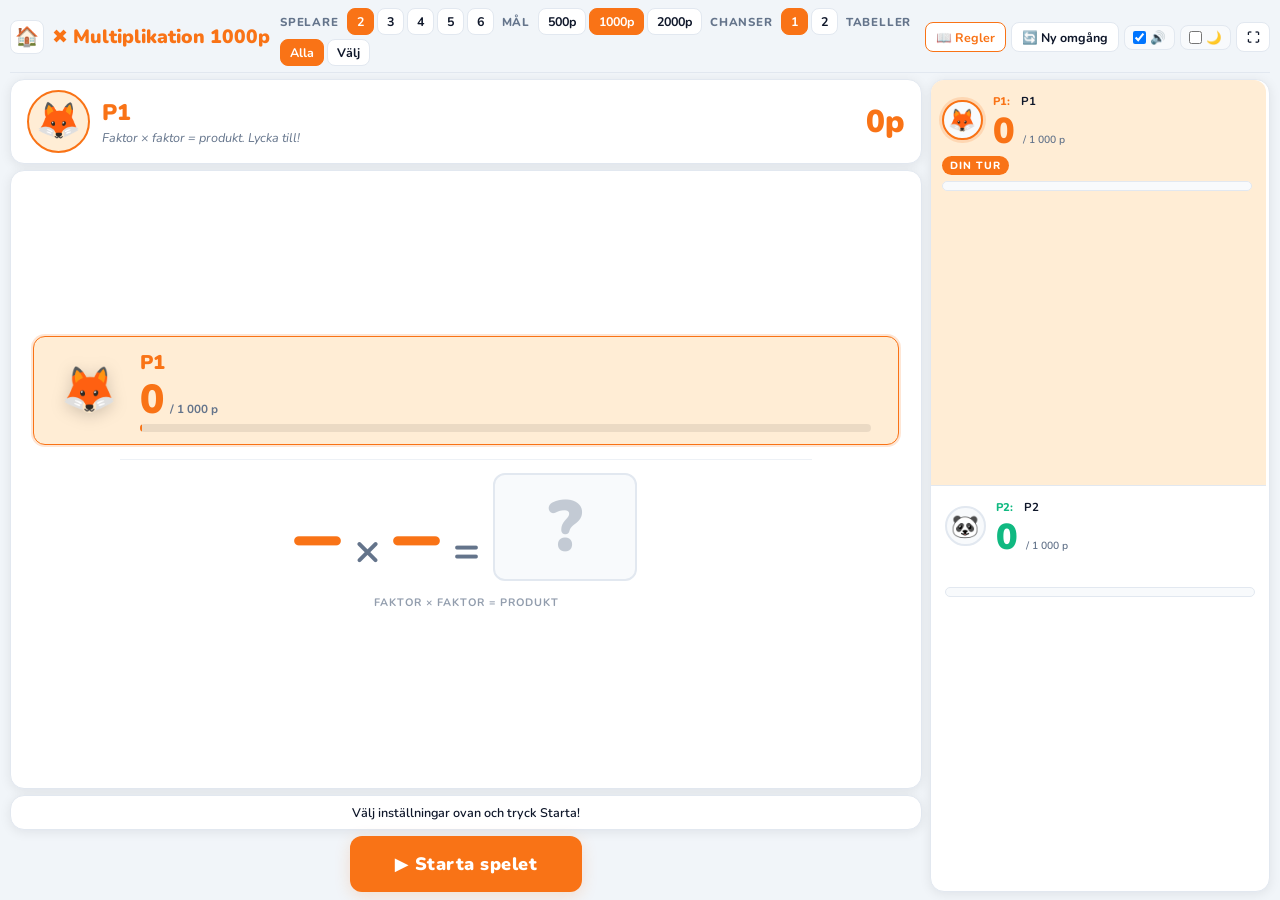
<file: Multiplikation/index.html>
<!DOCTYPE html>
<html lang="sv">
<head>
  <meta charset="UTF-8"/>
  <meta name="viewport" content="width=device-width, initial-scale=1.0"/>
  <title>Multiplikation 1000p</title>
  <link rel="stylesheet" href="styles.css"/>
</head>
<body>

  <!-- REGELSPOPUP -->
  <div id="rulesOverlay" class="rules-overlay hidden">
    <div class="rules-box">
      <button id="rulesClose" class="rules-close">✕</button>
      <div class="rules-title">📖 Regler &amp; inställningar</div>
      <div class="rules-body">
        <div class="rules-section">
          <div class="rules-heading">🎯 Mål</div>
          <p>Spelarna turas om att lösa multiplikationsuppgifter. Den som först når poängmålet vinner!</p>
        </div>
        <div class="rules-section">
          <div class="rules-heading">✖️ Hur det fungerar</div>
          <p>En uppgift visas — t.ex. <strong>7 × 8 = ?</strong><br>
          Tryck siffrorna och sedan <strong>✓</strong>.<br>
          Rätt svar ger poäng lika med produkten (7 × 8 = 56 poäng).<br>
          Fel svar ger inga poäng — nästa spelare fortsätter.</p>
        </div>
        <div class="rules-section">
          <div class="rules-heading">⚙️ Inställningar</div>
          <p><strong>Spelare:</strong> 2–6 st. Döp om och välj emoji i spelarkorten.<br>
          <strong>Mål:</strong> 500, 1 000 eller 2 000 poäng för vinst.<br>
          <strong>Chanser:</strong> 1 = ett försök. 2 = extra försök med ledtråd.<br>
          <strong>Tabeller:</strong> Alla (1–10) eller välj specifika.</p>
        </div>
        <div class="rules-section">
          <div class="rules-heading">💡 Mattetermer</div>
          <p><strong>Faktor × faktor = produkt.</strong><br>
          Multiplikation är upprepad addition — 4 × 3 = 4 + 4 + 4 = 12.</p>
        </div>
      </div>
    </div>
  </div>

  <!-- HEADER -->
  <header class="app-header">
    <div class="header-left">
      <a href="../index.html" class="home-btn" title="Startsidan">🏠</a>
      <h1 class="app-title">✖️ Multiplikation 1000p</h1>
    </div>
    <div class="settings-row" id="settingsRow">
      <span class="setting-label">Spelare</span>
      <div class="setting-group" id="playerBtns">
        <button class="xs active-preset" data-players="2">2</button>
        <button class="xs" data-players="3">3</button>
        <button class="xs" data-players="4">4</button>
        <button class="xs" data-players="5">5</button>
        <button class="xs" data-players="6">6</button>
      </div>
      <span class="setting-label">Mål</span>
      <div class="setting-group" id="goalBtns">
        <button class="xs" data-goal="500">500p</button>
        <button class="xs active-preset" data-goal="1000">1000p</button>
        <button class="xs" data-goal="2000">2000p</button>
      </div>
      <span class="setting-label">Chanser</span>
      <div class="setting-group" id="chancesBtns">
        <button class="xs active-preset" data-chances="1">1</button>
        <button class="xs" data-chances="2">2</button>
      </div>
      <span class="setting-label">Tabeller</span>
      <div class="setting-group" id="presetBtns">
        <button class="xs active-preset" data-preset="all">Alla</button>
        <button class="xs" data-preset="custom">Välj</button>
      </div>
      <div class="setting-group hidden" id="customTableRow"></div>
      <span id="settingsLockNote" class="settings-lock-note hidden">🔒 Ny omgång för att ändra</span>
    </div>
    <div class="header-right">
      <button id="rulesBtn" class="tool-btn rules-tool-btn">📖 Regler</button>
      <button id="resetBtn" class="tool-btn">🔄 Ny omgång</button>
      <label class="switch"><input type="checkbox" id="muteChk" checked/> 🔊</label>
      <label class="switch"><input type="checkbox" id="darkChk"/> 🌙</label>
      <button id="fsBtn" class="tool-btn">⛶</button>
    </div>
  </header>

  <!-- SPELET -->
  <div class="game-main">

    <!-- VÄNSTER: Fråga -->
    <div class="question-column">

      <div id="activeBanner" class="active-banner panel">
        <div id="activeAvatar" class="active-avatar">🦊</div>
        <div class="active-info">
          <div id="activeName" class="active-name">P1</div>
          <div id="activeComment" class="active-comment">Välj inställningar ovan och tryck Starta!</div>
        </div>
        <div id="activeScore" class="active-score">0p</div>
      </div>

      <div id="questionBox" class="question-box panel">

        <div id="playerStage" class="player-stage">
          <div id="stageEmoji" class="stage-emoji">🦊</div>
          <div class="stage-meta">
            <div id="stageName" class="stage-name">P1</div>
            <div class="stage-score-row">
              <span id="stageScore" class="stage-score">0</span>
              <span id="stageGoal" class="stage-goal">/ 1 000 p</span>
            </div>
            <div class="stage-bar-track">
              <div id="stageBarFill" class="stage-bar-fill"></div>
            </div>
          </div>
        </div>

        <div class="question-divider"></div>

        <div id="questionDisplay" class="question-display">
          <span id="factorA" class="qnum">–</span>
          <span class="qlabel" id="labelA"></span>
          <span class="qop">×</span>
          <span id="factorB" class="qnum">–</span>
          <span class="qlabel" id="labelB"></span>
          <span class="qop">=</span>
          <div id="answerDisplay" class="answer-display">
            <span id="answerValue" class="answer-value placeholder">?</span>
          </div>
        </div>

        <div id="termLabel" class="term-label">faktor × faktor = produkt</div>

        <div id="attemptsRow" class="attempts-row">
          <span class="attempt-dot" id="dot1"></span>
          <span class="attempt-dot" id="dot2"></span>
        </div>

        <!-- SIFFERRAD -->
        <div id="numRow" class="num-row hidden">
          <button class="num-btn" data-n="1">1</button>
          <button class="num-btn" data-n="2">2</button>
          <button class="num-btn" data-n="3">3</button>
          <button class="num-btn" data-n="4">4</button>
          <button class="num-btn" data-n="5">5</button>
          <button class="num-btn" data-n="6">6</button>
          <button class="num-btn" data-n="7">7</button>
          <button class="num-btn" data-n="8">8</button>
          <button class="num-btn" data-n="9">9</button>
          <button class="num-btn" data-n="0">0</button>
          <button class="num-btn num-del" id="numDel">⌫</button>
          <button class="num-btn num-ok" id="numOk" disabled>✓</button>
        </div>

      </div>

      <div id="statusBar" class="status-bar panel">Välj inställningar ovan och tryck Starta!</div>
      <button id="startBtn" class="start-btn">▶ Starta spelet</button>

    </div>

    <!-- HÖGER: Spelare -->
    <div class="side-column">
      <div class="panel players-panel">
        <div id="players" class="players"></div>
      </div>
    </div>

  </div>

  <div id="emojiPicker" class="emoji-picker hidden"></div>
  <canvas id="confettiCanvas" class="confetti-canvas"></canvas>
  <script src="game.js"></script>
</body>
</html>
</file>
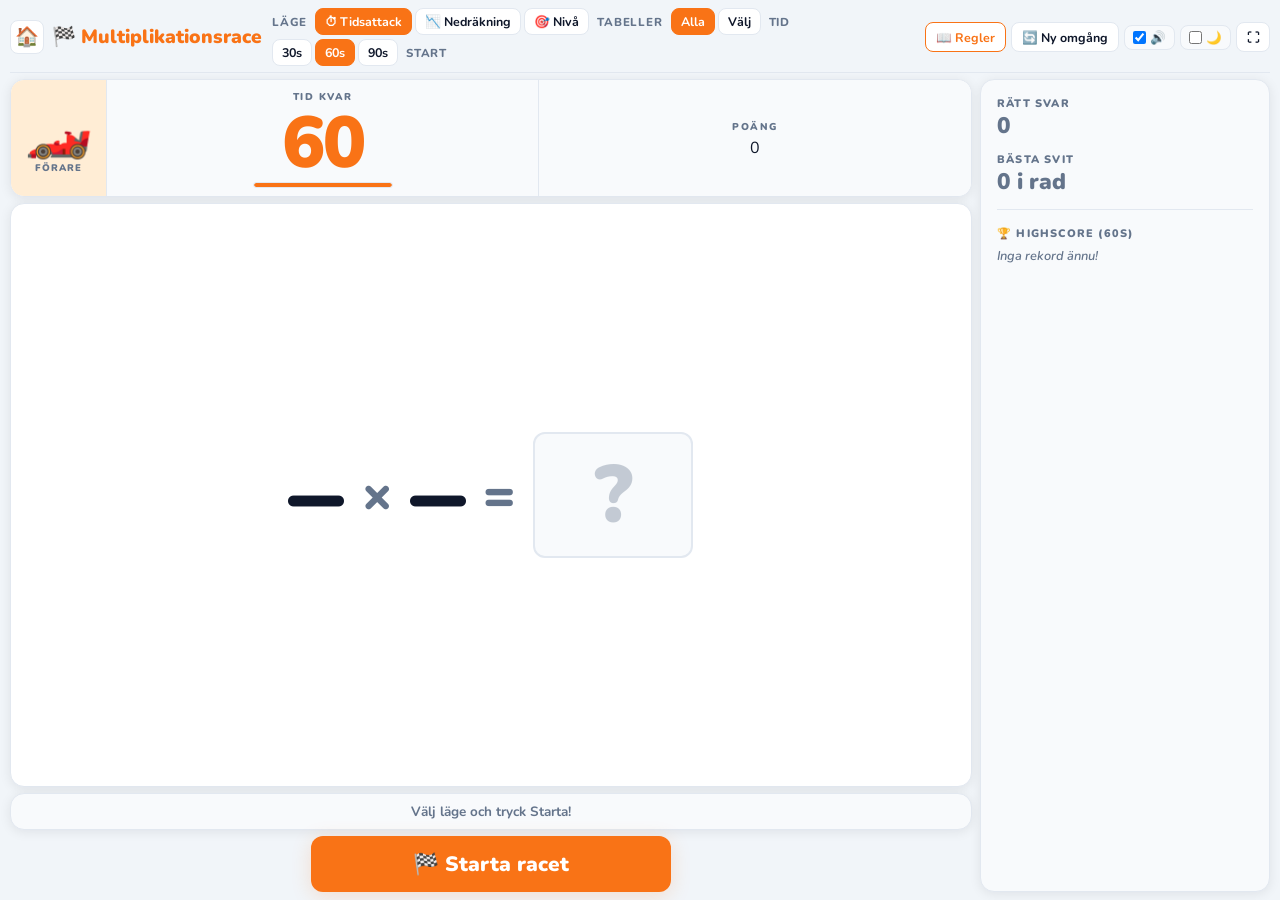
<file: Multiplikationsrace/index.html>
<!DOCTYPE html>
<html lang="sv">
<head>
  <meta charset="UTF-8"/>
  <meta name="viewport" content="width=device-width, initial-scale=1.0"/>
  <title>Multiplikationsrace</title>
  <link rel="stylesheet" href="styles.css"/>
</head>
<body>

<!-- REGLER-POPUP -->
<div id="rulesOverlay" class="rules-overlay hidden">
  <div class="rules-box">
    <button id="rulesClose" class="rules-close">✕</button>
    <div class="rules-title">📖 Regler — Multiplikationsrace</div>
    <div class="rules-body">
      <div class="rules-section">
        <div class="rules-heading">⏱️ Läge 1 — Tidsattack</div>
        <p>Svara på så många uppgifter som möjligt på den valda tiden.<br>
        Varje rätt svar ger poäng lika med produkten (t.ex. 7 × 8 = <strong>56 poäng</strong>).<br>
        Fel svar ger inga poäng men spelet fortsätter direkt.<br>
        Highscore sparas — kan du slå ditt rekord?</p>
      </div>
      <div class="rules-section">
        <div class="rules-heading">📉 Läge 2 — Nedräkning</div>
        <p>Börja med ett startpoäng (t.ex. <strong>2 000 poäng</strong>).<br>
        Varje rätt svar drar av produkten. Målet: nolla poängen så snabbt som möjligt!<br>
        Highscore = kortast tid. Snabbast vinner!</p>
      </div>
      <div class="rules-section">
        <div class="rules-heading">🎯 Läge 3 — Nivåläge</div>
        <p>Samla ihop en målsumma <em>innan</em> timern tar slut.<br>
        Lyckas du → ny nivå med högre mål men lite mer tid.<br>
        Missar du → spelet är över. Highscore = antal klarade nivåer.</p>
        <p>Nivå 1 = 150p på 30s · Nivå 2 = 210p på 35s · Nivå 3 = 295p på 40s…</p>
      </div>
      <div class="rules-section">
        <div class="rules-heading">🎮 Karaktär</div>
        <p>Tryck på din karaktär för att byta emoji. Den reagerar på rätt och fel svar!</p>
      </div>
      <div class="rules-section">
        <div class="rules-heading">✖️ Hur man svarar</div>
        <p>Tryck siffrorna och sedan <strong>✓</strong>. Inget systemtangentbord! På skrivbord: siffertangenter + Enter.</p>
      </div>
    </div>
  </div>
</div>

<!-- HEADER -->
<header class="app-header">
  <div class="header-left">
    <a href="../index.html" class="home-btn" title="Startsidan">🏠</a>
    <h1 class="app-title">🏁 Multiplikationsrace</h1>
  </div>

  <div class="settings-row">
    <span class="setting-label">Läge</span>
    <div class="setting-group" id="modeBtns">
      <button class="xs active-preset" data-mode="tidsattack">⏱ Tidsattack</button>
      <button class="xs" data-mode="nedrakning">📉 Nedräkning</button>
      <button class="xs" data-mode="niva">🎯 Nivå</button>
    </div>

    <span class="setting-label">Tabeller</span>
    <div class="setting-group" id="presetBtns">
      <button class="xs active-preset" data-preset="all">Alla</button>
      <button class="xs" data-preset="custom">Välj</button>
    </div>
    <div class="setting-group hidden" id="customTableRow"></div>

    <span class="setting-label" id="timeLabelEl">Tid</span>
    <div class="setting-group" id="timeBtns">
      <button class="xs" data-time="30">30s</button>
      <button class="xs active-preset" data-time="60">60s</button>
      <button class="xs" data-time="90">90s</button>
    </div>

    <span class="setting-label hidden" id="startScoreLabelEl">Start</span>
    <div class="setting-group hidden" id="startScoreBtns">
      <button class="xs" data-start="1000">1000p</button>
      <button class="xs active-preset" data-start="2000">2000p</button>
      <button class="xs" data-start="3000">3000p</button>
    </div>
  </div>

  <div class="header-right">
    <button id="rulesBtn" class="tool-btn rules-tool-btn">📖 Regler</button>
    <button id="resetBtn" class="tool-btn">🔄 Ny omgång</button>
    <label class="switch"><input type="checkbox" id="muteChk" checked/> 🔊</label>
    <label class="switch"><input type="checkbox" id="darkChk"/> 🌙</label>
    <button id="fsBtn" class="tool-btn">⛶</button>
  </div>
</header>

<!-- SPELET -->
<div class="game-main">
  <div class="question-column">

    <!-- RACE HUD: Karaktär | Timer | Poäng -->
    <div class="race-hud panel">

      <!-- Karaktär -->
      <div class="hud-character">
        <span id="characterEmoji" class="character-emoji" title="Tryck för att byta">🏎️</span>
        <span class="char-label">Förare</span>
      </div>

      <!-- Timer (tidsattack + nivå) -->
      <div class="hud-timer" id="hudTimerCell">
        <div class="hud-label" id="timerTopLabel">Tid kvar</div>
        <div id="timerDisplay" class="hud-timer-value">60</div>
        <div class="timer-track">
          <div id="timerFill" class="timer-fill" style="width:100%"></div>
        </div>
        <!-- Level bar (bara i nivåläge) -->
        <div class="hud-level-row" id="levelRow">
          <span id="levelNum" class="hud-level-num">Nivå 1</span>
          <div class="level-track">
            <div id="levelFill" class="level-fill" style="width:0%"></div>
          </div>
          <span id="levelGoalText" class="hud-level-goal">0/150p</span>
        </div>
      </div>

      <!-- Poäng (tidsattack + nivå) -->
      <div class="hud-score" id="hudScoreCell">
        <div class="hud-label" id="scoreLabelEl">Poäng</div>
        <div id="scoreDisplay" class="hud-score-value">0</div>

        <!-- Nivåläge: stor tydlig progress -->
        <div class="hud-level-progress" id="levelProgress">
          <div class="hud-level-name" id="levelName">Nivå 1</div>
          <div class="hud-level-fraction">
            <span id="levelCurrent" class="hud-level-current">0</span>
            <span class="hud-level-sep">/</span>
            <span id="levelGoalNum" class="hud-level-goal-num">150</span>
          </div>
          <div class="hud-level-unit">poäng</div>
        </div>
      </div>

      <!-- Nedräkning: poäng kvar + tid -->
      <div class="hud-countdown" id="hudCountdown">
        <div class="hud-label">Poäng kvar</div>
        <div id="countdownDisplay" class="hud-countdown-value">2000</div>
        <div class="hud-label" style="margin-top:4px">Tid</div>
        <div id="elapsed" class="hud-elapsed">0:00</div>
      </div>

    </div>

    <!-- FRÅGA -->
    <div id="questionBox" class="question-box panel">
      <div class="question-display">
        <span id="factorA" class="qnum">–</span>
        <span class="qop">×</span>
        <span id="factorB" class="qnum">–</span>
        <span class="qop">=</span>
        <div id="answerDisplay" class="answer-display">
          <span id="answerValue" class="answer-value placeholder">?</span>
        </div>
      </div>

      <!-- Sifferrad -->
      <div id="numRow" class="num-row hidden">
        <button class="num-btn" data-n="1">1</button>
        <button class="num-btn" data-n="2">2</button>
        <button class="num-btn" data-n="3">3</button>
        <button class="num-btn" data-n="4">4</button>
        <button class="num-btn" data-n="5">5</button>
        <button class="num-btn" data-n="6">6</button>
        <button class="num-btn" data-n="7">7</button>
        <button class="num-btn" data-n="8">8</button>
        <button class="num-btn" data-n="9">9</button>
        <button class="num-btn" data-n="0">0</button>
        <button class="num-btn num-del" id="numDel">⌫</button>
        <button class="num-btn num-ok" id="numOk" disabled>✓</button>
      </div>
    </div>

    <div id="statusBar" class="status-bar panel">Välj läge och tryck Starta!</div>
    <button id="startBtn" class="start-btn">🏁 Starta racet</button>

  </div>

  <!-- HÖGER: Stats + Highscore -->
  <div class="side-column">
    <div class="stats-panel panel">

      <div class="stat-block">
        <div class="stat-label">Rätt svar</div>
        <div class="stat-value muted"><span id="correctCount">0</span></div>
      </div>
      <div class="stat-block">
        <div class="stat-label">Bästa svit</div>
        <div class="stat-value muted"><span id="bestStreak">0</span> i rad</div>
      </div>

      <div class="stat-divider"></div>

      <div>
        <div class="hs-title" id="hsTitle">🏆 Highscore (60s)</div>
        <div class="hs-list" id="hsList"></div>
      </div>

    </div>
  </div>
</div>

<div id="emojiPicker" class="emoji-picker hidden"></div>
<canvas id="confettiCanvas" class="confetti-canvas"></canvas>
<script src="game.js"></script>
</body>
</html>
</file>
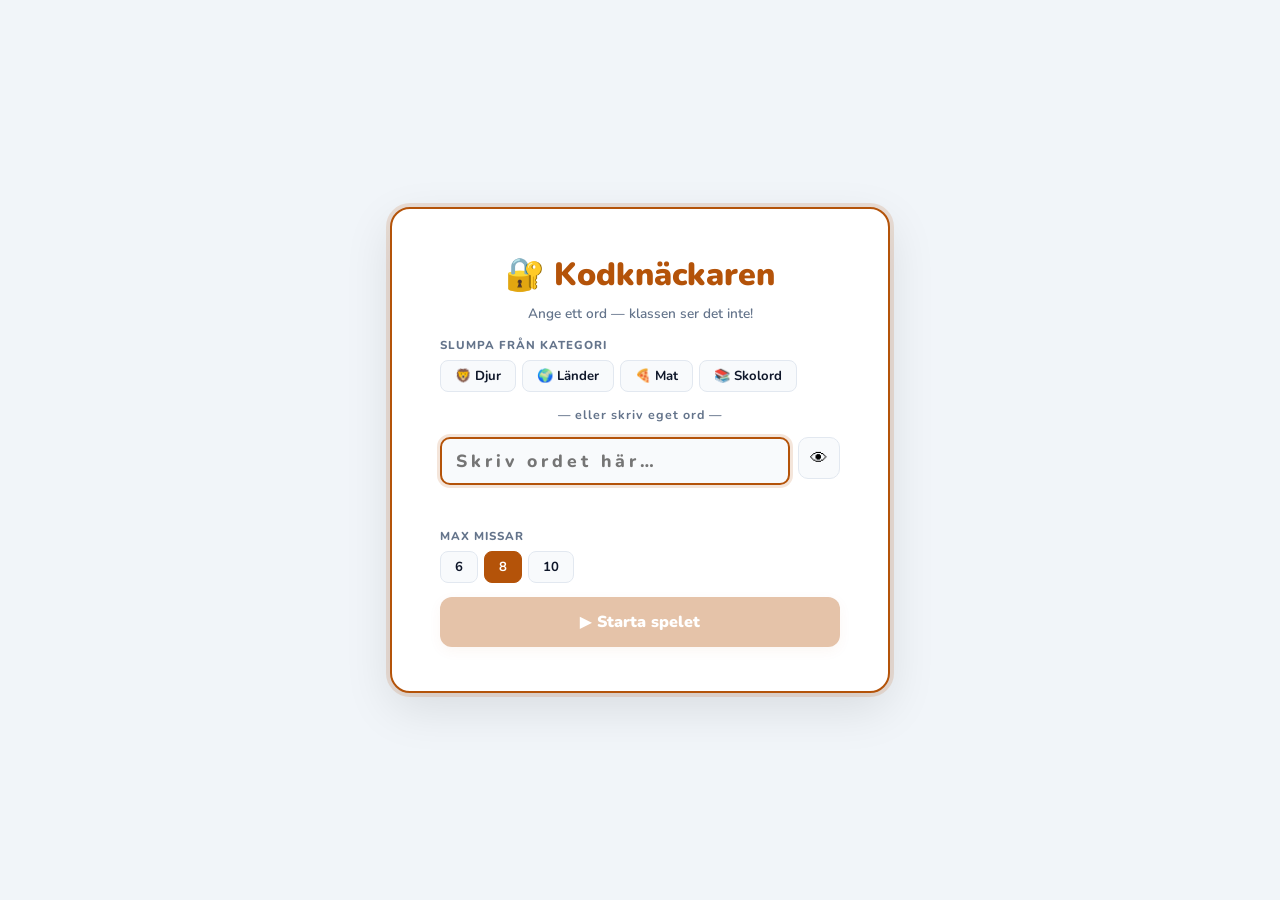
<file: Ordjakten/index.html>
<!DOCTYPE html>
<html lang="sv">
<head>
  <meta charset="UTF-8"/>
  <meta name="viewport" content="width=device-width, initial-scale=1.0"/>
  <title>Kodknäckaren 🔐</title>
  <link rel="stylesheet" href="styles.css"/>
</head>
<body>

  <!-- ENTRY OVERLAY -->
  <div id="entryOverlay" class="entry-overlay">
    <div class="entry-box">
      <div class="entry-title">🔐 Kodknäckaren</div>
      <div class="entry-subtitle">Ange ett ord — klassen ser det inte!</div>
      <div class="entry-section">
        <div class="entry-section-label">Slumpa från kategori</div>
        <div class="cat-btns">
          <button class="cat-btn" data-cat="djur">🦁 Djur</button>
          <button class="cat-btn" data-cat="lander">🌍 Länder</button>
          <button class="cat-btn" data-cat="mat">🍕 Mat</button>
          <button class="cat-btn" data-cat="skolord">📚 Skolord</button>
        </div>
      </div>
      <div class="entry-or">— eller skriv eget ord —</div>
      <div class="entry-input-wrap">
        <input id="wordInput" class="word-input" type="password"
               placeholder="Skriv ordet här…" autocomplete="off" spellcheck="false"/>
        <button id="toggleShow" class="toggle-show">👁</button>
      </div>
      <div id="entryHint" class="entry-hint"></div>
      <div class="entry-section">
        <div class="entry-section-label">Max missar</div>
        <div class="cat-btns" id="missBtns">
          <button class="cat-btn" data-miss="6">6</button>
          <button class="cat-btn active" data-miss="8">8</button>
          <button class="cat-btn" data-miss="10">10</button>
        </div>
      </div>
      <button id="startGameBtn" class="start-game-btn" disabled>▶ Starta spelet</button>
    </div>
  </div>

  <!-- SPELET -->
  <div id="gameScreen" class="game-screen hidden">

    <header class="app-header">
      <h1 class="app-title">🔐 Kodknäckaren</h1>
      <div class="header-right">
        <a href="../" class="home-link" title="Hem">🏠</a>
        <div id="missCounter" class="miss-counter-header">
          <span id="missText">0 / 8 fel</span>
          <div id="missDots" class="miss-dots"></div>
        </div>
        <button id="btnSound">🔊</button>
        <button id="btnDark">🌙</button>
        <button id="btnFs">⛶</button>
        <button id="btnNewWord" class="btn-new">🔄 Nytt ord</button>
      </div>
    </header>

    <div class="game-grid">

      <!-- ÖVRE VÄNSTER: Ord -->
      <div class="zone-word panel" id="wordPanel">
        <div id="categoryBadge" class="category-badge hidden"></div>
        <div id="letterSlots" class="letter-slots"></div>
      </div>

      <!-- NEDRE VÄNSTER: Alfabet -->
      <div class="zone-alpha panel" id="alphaPanel">
        <div id="alphaGrid" class="alpha-grid"></div>
      </div>

      <!-- HÖGER: Robot — SVG-lager i rätt ordning: bakgrund → huvud → ögon/mun ovanpå -->
      <div class="zone-robot panel" id="robotPanel">
        <div class="robot-label" id="robotLabel">Rädda roboten! 🤖</div>
        <div class="robot-stage">
          <svg id="robotSvg" viewBox="0 0 200 300" xmlns="http://www.w3.org/2000/svg">

            <!-- Ben och fötter (ritas först = längst bak) -->
            <g id="rp10" class="robot-part"><!-- höger fot -->
              <rect x="114" y="272" width="42" height="13" rx="7" class="r-foot"/>
            </g>
            <g id="rp9" class="robot-part"><!-- höger ben -->
              <rect x="114" y="228" width="30" height="50" rx="9" class="r-body"/>
            </g>
            <g id="rp8" class="robot-part"><!-- vänster ben + fot -->
              <rect x="56" y="228" width="30" height="50" rx="9" class="r-body"/>
              <rect x="44" y="272" width="42" height="13" rx="7" class="r-foot"/>
            </g>

            <!-- Armar (bakom kropp) -->
            <g id="rp7" class="robot-part"><!-- höger arm -->
              <rect x="140" y="146" width="46" height="22" rx="11" class="r-body"/>
              <circle cx="188" cy="157" r="12" class="r-hand"/>
            </g>
            <g id="rp6" class="robot-part"><!-- vänster arm -->
              <rect x="14" y="146" width="46" height="22" rx="11" class="r-body"/>
              <circle cx="12" cy="157" r="12" class="r-hand"/>
            </g>

            <!-- Kropp (inkl nacke) -->
            <g id="rp5" class="robot-part">
              <rect x="56" y="134" width="88" height="100" rx="15" class="r-body"/>
              <rect x="70" y="152" width="60" height="38" rx="9" class="r-panel"/>
              <circle cx="84"  cy="165" r="7"   class="r-led-g"/>
              <circle cx="100" cy="172" r="5"   class="r-led-y"/>
              <circle cx="116" cy="165" r="7"   class="r-led-r"/>
              <rect x="84" y="120" width="32" height="20" rx="7" class="r-neck"/>
            </g>

            <!-- Huvud (utan ögon/mun — de ritas separat ovanpå) -->
            <g id="rp1" class="robot-part">
              <rect x="93" y="36" width="14" height="22" rx="6" class="r-body"/><!-- antennstam -->
              <rect x="58" y="52" width="84" height="76" rx="20" class="r-head"/>
            </g>

            <!-- Antenn-boll ovanpå huvud -->
            <g id="rp2" class="robot-part">
              <circle cx="100" cy="30" r="14" class="r-ant"/>
              <circle cx="100" cy="30" r="6"  class="r-ant-i"/>
            </g>

            <!-- ÖGON — ritas EFTER huvud så de syns ovanpå -->
            <g id="rp3" class="robot-part">
              <!-- Vänster öga -->
              <ellipse cx="82" cy="87" rx="14" ry="15" fill="#ffffff"/>
              <circle  cx="82" cy="87" r="10" fill="#d97706"/>
              <circle  cx="82" cy="87" r="6"  fill="#1e293b"/>
              <circle  cx="86" cy="83" r="2.5" fill="#ffffff"/>
              <circle  cx="79" cy="90" r="1.2" fill="#ffffff" opacity=".6"/>
              <!-- Höger öga -->
              <ellipse cx="118" cy="87" rx="14" ry="15" fill="#ffffff"/>
              <circle  cx="118" cy="87" r="10" fill="#d97706"/>
              <circle  cx="118" cy="87" r="6"  fill="#1e293b"/>
              <circle  cx="122" cy="83" r="2.5" fill="#ffffff"/>
              <circle  cx="115" cy="90" r="1.2" fill="#ffffff" opacity=".6"/>
            </g>

            <!-- Mun glad — även den ovanpå huvud -->
            <g id="rp4" class="robot-part">
              <rect x="80" y="112" width="40" height="10" rx="5" class="r-mouth"/>
            </g>

            <!-- Mun ledsen -->
            <g id="rpSad" class="robot-part hidden">
              <path d="M 80 122 Q 100 110 120 122" stroke-width="6" fill="none"
                    class="r-mouth-sad" stroke-linecap="round"/>
            </g>

          </svg>
        </div>
      </div>

    </div>
  </div>

  <div id="resultOverlay" class="result-overlay hidden">
    <div class="result-box">
      <div id="resultEmoji" class="result-emoji"></div>
      <div id="resultTitle" class="result-title"></div>
      <div id="resultWord"  class="result-word"></div>
      <button id="btnPlayAgain" class="play-again-btn">🔄 Nytt ord</button>
    </div>
  </div>

  <canvas id="confettiCanvas" class="confetti-canvas"></canvas>
  <script src="game.js"></script>
</body>
</html>
</file>
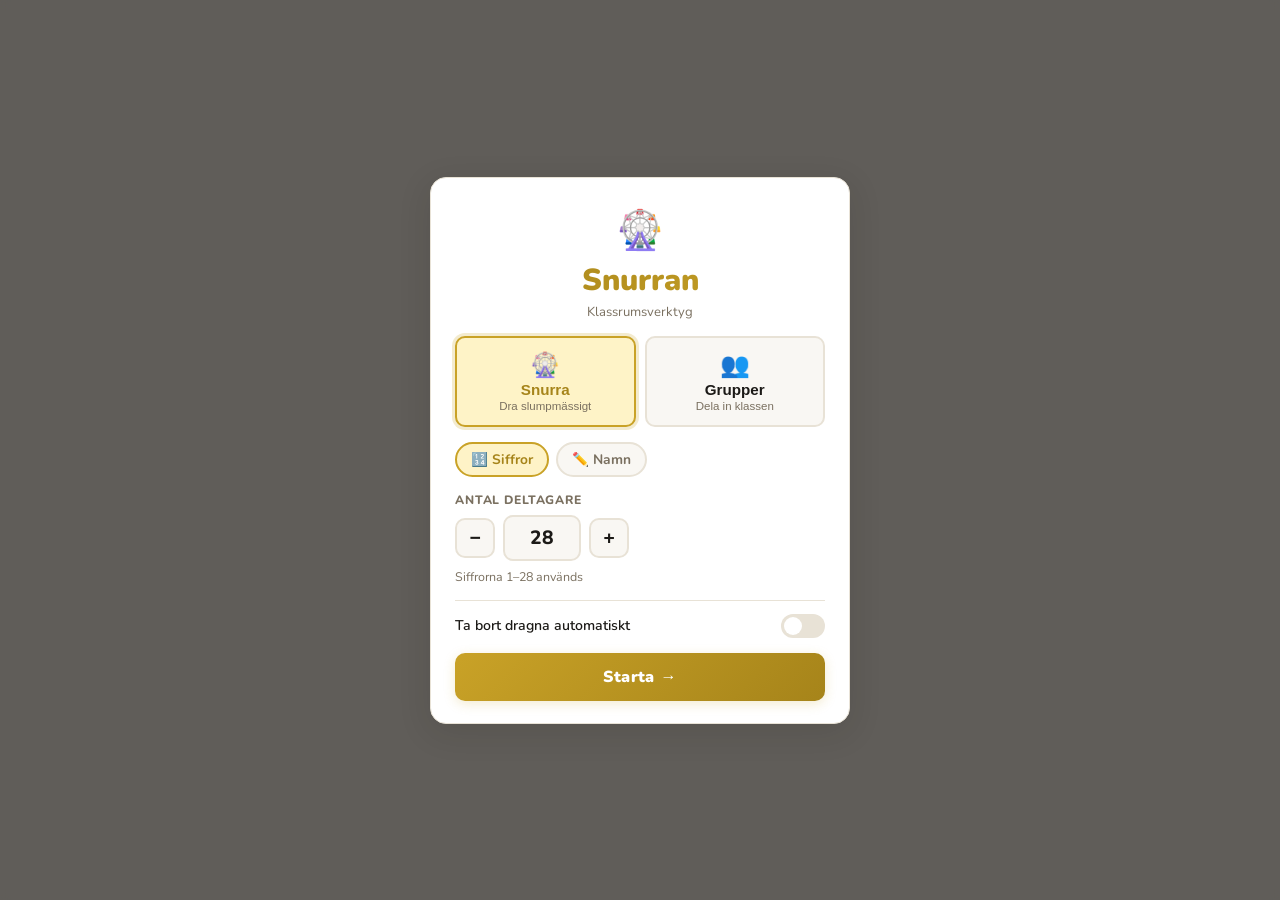
<file: Snurra/index.html>
<!DOCTYPE html>
<html lang="sv" data-theme="light">
<head>
  <meta charset="UTF-8" />
  <meta name="viewport" content="width=device-width, initial-scale=1.0" />
  <title>Snurran</title>
  <link rel="preconnect" href="https://fonts.googleapis.com" />
  <link rel="preconnect" href="https://fonts.gstatic.com" crossorigin />
  <link href="https://fonts.googleapis.com/css2?family=Nunito:wght@400;600;700;800;900&display=swap" rel="stylesheet" />
  <link rel="stylesheet" href="styles.css" />
</head>
<body>

<!-- PORTRAIT WARNING (visas bara på touch-enheter i stående läge) -->
<div id="portrait-warning" class="portrait-warning hidden">
  <div class="portrait-warning-inner">
    <div class="portrait-icon">↻</div>
    <h2>Vrid din iPad!</h2>
    <p>Snurran fungerar bäst i liggande läge</p>
  </div>
</div>

<!-- ══════════════════════════════════════
     SETUP OVERLAY
══════════════════════════════════════ -->
<div id="overlay-setup" class="overlay active">
  <div class="overlay-card">

    <div class="overlay-header">
      <span class="overlay-icon">🎡</span>
      <h1>Snurran</h1>
      <p class="subtitle">Klassrumsverktyg</p>
    </div>

    <div class="mode-toggle">
      <button id="btn-mode-spin"   class="mode-btn active" onclick="setAppMode('spin')">
        <span class="mode-icon">🎡</span>
        <span class="mode-label">Snurra</span>
        <span class="mode-desc">Dra slumpmässigt</span>
      </button>
      <button id="btn-mode-groups" class="mode-btn"        onclick="setAppMode('groups')">
        <span class="mode-icon">👥</span>
        <span class="mode-label">Grupper</span>
        <span class="mode-desc">Dela in klassen</span>
      </button>
    </div>

    <div class="input-mode-row">
      <button id="btn-input-numbers" class="tag-btn active" onclick="setInputMode('numbers')">🔢 Siffror</button>
      <button id="btn-input-names"   class="tag-btn"        onclick="setInputMode('names')">✏️ Namn</button>
    </div>

    <div id="setup-numbers" class="setup-section">
      <label class="field-label">Antal deltagare</label>
      <div class="number-input-row">
        <button class="num-btn" onclick="adjustCount(-1)">−</button>
        <input type="number" id="input-count" value="28" min="2" max="60" oninput="updateCountPreview()" />
        <button class="num-btn" onclick="adjustCount(1)">+</button>
      </div>
      <p class="hint">Siffrorna 1–<span id="count-preview">28</span> används</p>
    </div>

    <div id="setup-names" class="setup-section hidden">
      <label class="field-label">Namn <span class="hint-inline">(ett per rad)</span></label>
      <textarea id="input-names" rows="7" placeholder="Anna&#10;Björn&#10;Cecilia&#10;..." oninput="updateNameCount()"></textarea>
      <p class="hint"><span id="name-count">0</span> namn inmatade</p>
    </div>

    <div id="setup-groups-extra" class="setup-section hidden">
      <label class="field-label">Antal grupper</label>
      <div class="number-input-row">
        <button class="num-btn" onclick="adjustGroups(-1)">−</button>
        <input type="number" id="input-groups" value="4" min="2" max="12" oninput="updateGroupsHint()" />
        <button class="num-btn" onclick="adjustGroups(1)">+</button>
      </div>
      <p class="hint" id="groups-size-hint"></p>
    </div>

    <div id="setup-spin-extra" class="settings-section">
      <label class="toggle-row">
        <span>Ta bort dragna automatiskt</span>
        <div class="toggle-switch">
          <input type="checkbox" id="chk-remove" />
          <span class="slider"></span>
        </div>
      </label>
    </div>

    <button class="btn-primary" onclick="startApp()">Starta →</button>
  </div>
</div>

<!-- ══════════════════════════════════════
     SPIN DONE OVERLAY
══════════════════════════════════════ -->
<div id="overlay-result" class="overlay">
  <div class="result-card">
    <div id="result-value"></div>
    <div id="result-label"></div>
    <button class="btn-primary" onclick="closeResult()">Fortsätt</button>
  </div>
</div>

<!-- ══════════════════════════════════════
     SPIN PAGE
══════════════════════════════════════ -->
<div id="page-spin" class="page hidden">

  <header class="game-header">
    <div class="header-left">
      <!-- HOME LINK PLACEHOLDER -->
      <a href="../" class="home-link" title="Gå till startsidan">🏠</a>
      <span class="divider">|</span>
      <span class="game-title">🎡 Snurran</span>
      <span id="remaining-badge" class="badge"></span>
    </div>
    <div class="header-right">
      <!-- Settings panel trigger -->
      <button class="icon-btn" onclick="toggleSettingsPanel()" title="Inställningar" id="btn-settings">⚙️</button>
      <button class="icon-btn" id="btn-sound" onclick="toggleSound()" title="Ljud">🔊</button>
      <button class="icon-btn" id="theme-btn" onclick="toggleTheme()" title="Tema">🌙</button>
      <button class="icon-btn" onclick="toggleFullscreen()" title="Fullskärm">⛶</button>
      <button class="icon-btn restart-btn" onclick="restartApp()" title="Börja om">↩</button>
    </div>
  </header>

  <!-- Settings panel (slides down) -->
  <div id="settings-panel" class="settings-panel hidden">
    <div class="settings-panel-inner">
      <label class="toggle-row compact">
        <span>Ta bort dragna</span>
        <div class="toggle-switch">
          <input type="checkbox" id="chk-remove-live" onchange="toggleRemove()" />
          <span class="slider"></span>
        </div>
      </label>
      <button class="btn-secondary sm" onclick="openGroupsFromSpin()">👥 Gruppindelning</button>
      <button class="btn-secondary sm" onclick="newRound()">🔄 Ny omgång</button>
    </div>
  </div>

  <!-- Two-column layout -->
  <div class="spin-layout">

    <!-- LEFT: Wheel fills this -->
    <main class="spin-main">
      <div class="wheel-wrap">
        <div class="wheel-pointer">▼</div>
        <canvas id="wheel-canvas"></canvas>
      </div>
      <div class="result-display" id="inline-result"></div>
      <button class="btn-spin" id="btn-spin" onclick="spin()">Snurra!</button>
    </main>

    <!-- RIGHT: Drawn panel always visible -->
    <aside class="drawn-aside">
      <div class="drawn-aside-header">
        <span class="drawn-aside-title">Redan dragna</span>
        <button class="btn-secondary sm" onclick="newRound()">🔄 Ny omgång</button>
      </div>
      <div id="drawn-list" class="drawn-aside-list"></div>
      <div class="drawn-aside-footer" id="drawn-count-label"></div>
    </aside>

  </div>

</div>

<!-- ══════════════════════════════════════
     GROUPS PAGE
══════════════════════════════════════ -->
<div id="page-groups" class="page hidden">

  <header class="game-header">
    <div class="header-left">
      <a href="/" class="home-link" title="Gå till startsidan">🏠</a>
      <span class="divider">|</span>
      <span class="game-title">👥 Gruppindelning</span>
    </div>
    <div class="header-right">
      <button class="icon-btn" id="theme-btn-g" onclick="toggleTheme()" title="Tema">🌙</button>
      <button class="icon-btn" onclick="toggleFullscreen()" title="Fullskärm">⛶</button>
      <button class="icon-btn restart-btn" onclick="restartApp()" title="Börja om">↩</button>
    </div>
  </header>

  <!-- Controls bar -->
  <div class="groups-controls-bar" id="groups-controls-bar">
    <div class="groups-controls-left">
      <span class="pool-label" id="groups-participant-count"></span>
    </div>
    <div class="groups-controls-right">
      <span class="pool-label">Grupper:</span>
      <button class="num-btn sm" onclick="adjustGroupsLive(-1)">−</button>
      <span id="groups-count-display" class="groups-count-num">4</span>
      <button class="num-btn sm" onclick="adjustGroupsLive(1)">+</button>
      <span class="pool-label" id="groups-per-hint"></span>
      <button class="btn-spin-sm" id="btn-divide" onclick="startDivideAnimation()">Dela in!</button>
      <button class="btn-secondary sm hidden" id="btn-reset-groups" onclick="resetGroupsToPool()">↩ Ny indelning</button>
    </div>
  </div>

  <!-- Animation stage — full remaining height -->
  <div id="groups-stage" class="groups-stage">
    <!-- Pool layer: chips here before animation -->
    <div id="pool-layer" class="pool-layer"></div>
    <!-- Columns layer: target columns, chips fly here -->
    <div id="columns-layer" class="columns-layer hidden"></div>
  </div>

</div>

<canvas id="confetti-canvas"></canvas>
<script src="game.js"></script>
</body>
</html>
</file>
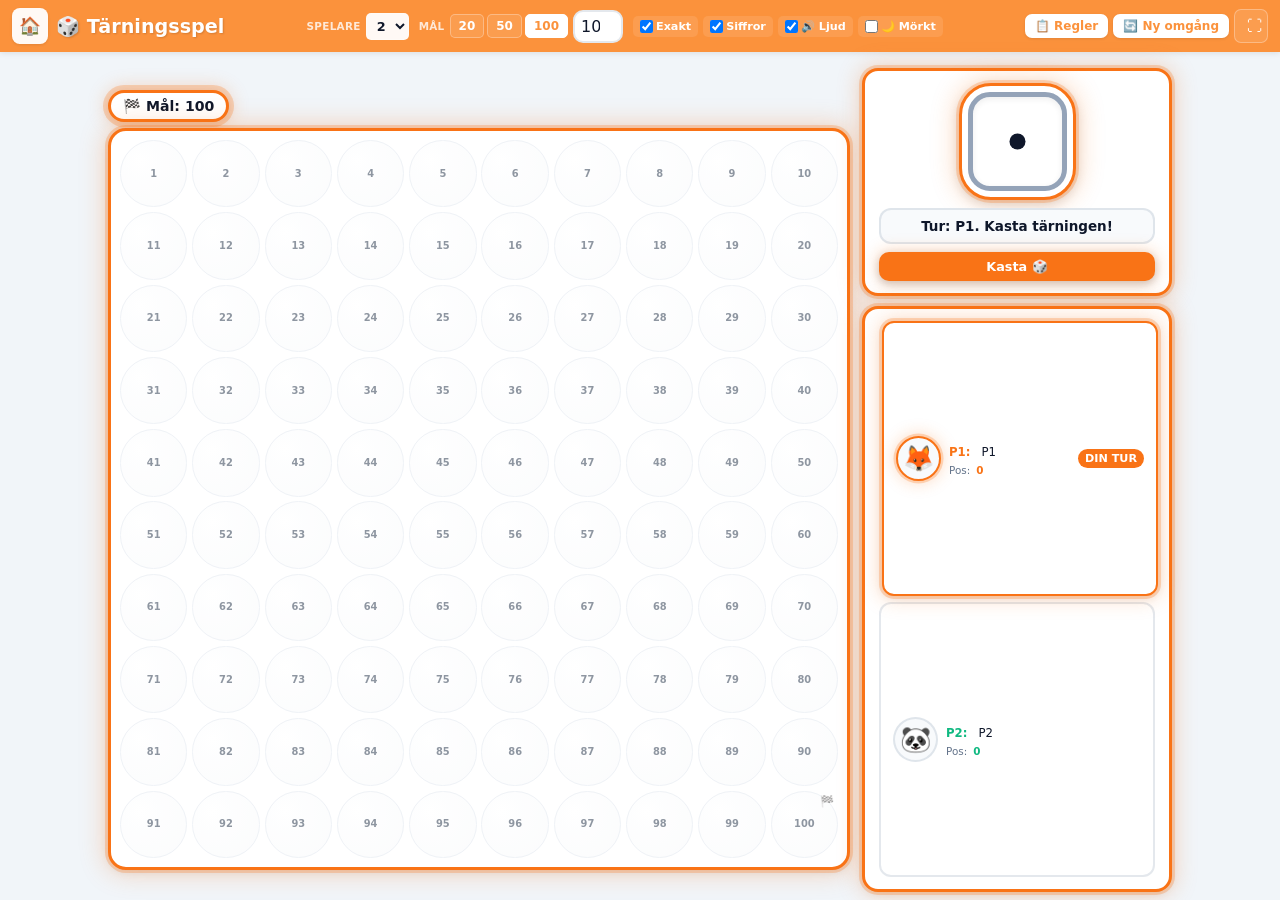
<file: Tarningsspel/index.html>
<!DOCTYPE html>
<html lang="sv">
<head>
  <meta charset="utf-8"/>
  <meta name="viewport" content="width=device-width, initial-scale=1, viewport-fit=cover"/>
  <title>Tärningsspel</title>
  <link rel="stylesheet" href="styles.css"/>
</head>
<body>

  <!-- Emoji-väljare popover (fylls av JS) -->
  <div id="emojiPicker" class="emoji-picker hidden" role="dialog" aria-label="Välj din figur"></div>

  <!-- Konfetti-canvas (aktiveras vid vinst) -->
  <canvas id="confettiCanvas" class="confetti-canvas" aria-hidden="true"></canvas>

  <!-- ========== Navbar ========== -->
  <nav class="navbar">
    <div class="navbar-left">
      <a href="../" class="home-btn" title="Hem">🏠</a>
      <h1 class="navbar-title">🎲 Tärningsspel</h1>
    </div>
    
    <div class="navbar-center">
      <div class="nav-group">
        <label class="nav-label">SPELARE</label>
        <select id="playerCount" aria-label="Antal spelare" class="nav-select">
          <option value="1">1</option>
          <option value="2" selected>2</option>
          <option value="3">3</option>
          <option value="4">4</option>
          <option value="5">5</option>
          <option value="6">6</option>
        </select>
      </div>

      <div class="nav-group">
        <label class="nav-label">MÅL</label>
        <div class="goal-buttons">
          <button class="nav-btn" data-goal="20">20</button>
          <button class="nav-btn" data-goal="50">50</button>
          <button class="nav-btn active" data-goal="100">100</button>
        </div>
        <input id="goal" type="number" min="5" max="100" value="100" 
               aria-label="Målvärde" class="nav-input"/>
      </div>

      <div class="nav-group">
        <label class="checkbox-group">
          <input id="exact" type="checkbox" checked/>
          Exakt
        </label>
        <label class="checkbox-group">
          <input id="shownums" type="checkbox" checked/>
          Siffror
        </label>
        <label class="checkbox-group">
          <input type="checkbox" id="muteChk"/>
          🔊 Ljud
        </label>
        <label class="checkbox-group">
          <input type="checkbox" id="darkChk"/>
          🌙 Mörkt
        </label>
      </div>
    </div>

    <div class="navbar-right">
      <button class="nav-btn-primary" id="rulesBtn">📋 Regler</button>
      <button class="nav-btn-primary" id="reset">🔄 Ny omgång</button>
      <button class="icon-btn" id="fsBtn" title="Fullskärm">⛶</button>
    </div>
  </nav>

  <!-- Regler Modal -->
  <div class="rules-modal hidden" id="rulesModal">
    <div class="rules-content">
      <div class="rules-header">
        <h2>📋 Regler & Inställningar</h2>
        <button class="close-btn" id="closeRules">×</button>
      </div>
      <div class="rules-body">
        <section class="rules-section">
          <h3>🎯 Spelregler</h3>
          <ul>
            <li><strong>Kasta tärningen</strong> och klicka på rätt prick (din position + tärningskast)</li>
            <li><strong>Rätt svar:</strong> Du flyttar framåt och nästa spelare får kasta</li>
            <li><strong>Fel svar:</strong> Du får 2 försök. Efter det visas rätt ruta</li>
            <li><strong>Vinnare:</strong> Första spelaren som når målet vinner!</li>
            <li><strong>Combo:</strong> Flera rätt i rad ger bonus-meddelanden 🔥</li>
          </ul>
        </section>

        <section class="rules-section">
          <h3>⚙️ Inställningar</h3>
          <dl class="settings-list">
            <dt><strong>Spelare:</strong></dt>
            <dd>Välj 1-6 spelare</dd>
            
            <dt><strong>Mål:</strong></dt>
            <dd>Ange målvärde (5-100). Snabbval: 20, 50 eller 100</dd>
            
            <dt><strong>Exakt:</strong></dt>
            <dd>Om på: Måste landa exakt på målet. Om kastet går över målet passas turen</dd>
            
            <dt><strong>Siffror:</strong></dt>
            <dd>Visa/dölj nummer i celler</dd>
            
            <dt><strong>Ljud:</strong></dt>
            <dd>Slå på/av ljudeffekter</dd>
            
            <dt><strong>Mörkt läge:</strong></dt>
            <dd>Byt mellan ljust och mörkt tema</dd>
          </dl>
        </section>

        <section class="rules-section">
          <h3>🎨 Spelarteman</h3>
          <p>Klicka på din emoji-avatar för att välja en annan figur!</p>
          <div class="theme-colors">
            <span class="color-dot" style="background:#f97316">🦊 Orange</span>
            <span class="color-dot" style="background:#10b981">🐼 Grön</span>
            <span class="color-dot" style="background:#3b82f6">🦁 Blå</span>
            <span class="color-dot" style="background:#a855f7">🐨 Lila</span>
            <span class="color-dot" style="background:#06b6d4">🐸 Cyan</span>
            <span class="color-dot" style="background:#ec4899">🦄 Rosa</span>
          </div>
        </section>
      </div>
    </div>
  </div>

  <!-- ========== Spel-layout ========== -->
  <main class="game-main">

    <!-- Vänster: brädet -->
    <section class="board-column" aria-label="Spelbräde">
      <div class="board-top-row">
        <span class="goal-badge">🏁 Mål: <b id="goalLabel">100</b></span>
      </div>
      <div class="board" id="board" role="grid" aria-label="Spelplan 1–100"></div>
    </section>

    <!-- Höger: sidopanel (tärning + spelare) -->
    <aside class="side-column">

      <!-- Tärning + status + knappar -->
      <div class="panel dice-panel" id="dicePanel">
        <div class="dice-area" id="diceArea">
          <div class="dice-wrap" id="diceWrap"
               role="button" tabindex="0"
               aria-label="Kasta tärningen (eller tryck Mellanslag)">
            <svg id="die" class="die" viewBox="0 0 100 100" aria-hidden="true"></svg>
          </div>
        </div>
        <div class="status-bar" id="status" role="status" aria-live="polite">
          Tur: P1. Kasta tärningen!
        </div>
        <div class="btn-row">
          <button class="primary" id="roll">Kasta 🎲</button>
        </div>
      </div>

      <!-- Spelare -->
      <div class="panel players-panel" id="playersPanel">
        <div class="players" id="players"></div>
      </div>

    </aside>
  </main>

  <!-- Rotation Warning (iPad portrait mode) -->
  <div class="rotation-warning" id="rotationWarning">
    <div class="rotation-content">
      <div class="rotation-icon">📱→🔄</div>
      <h2>Vänd din iPad!</h2>
      <p>Detta spel är optimerat för liggande läge</p>
      <div class="rotation-hint">Rotera enheten 90° →</div>
    </div>
  </div>

  <script src="game.js"></script>
</body>
</html>
</file>
<file: Multiplikation/styles.css>
/* ============================================================
   MULTIPLIKATION 1000p v8 — styles.css
   ============================================================ */
@import url('https://fonts.googleapis.com/css2?family=Nunito:wght@400;600;700;800;900&display=swap');

:root {
  --bg:          #f1f5f9;
  --text:        #0f172a;
  --muted:       #64748b;
  --card:        #ffffff;
  --panel-shadow:0 2px 12px rgba(2,6,23,.08);
  --grid:        #e2e8f0;
  --cell-fill-2: #f8fafc;

  --active:      #f97316;
  --active-glow: rgba(249,115,22,.15);
  --active-weak: #ffedd5;
}
html[data-theme="dark"] {
  --bg:          #0f172a;
  --text:        #e5e7eb;
  --muted:       #94a3b8;
  --card:        #1e293b;
  --panel-shadow:0 4px 18px rgba(0,0,0,.32);
  --grid:        #334155;
  --cell-fill-2: #0f172a;
  --active-weak: #1e1208;
}

*,*::before,*::after { box-sizing:border-box; margin:0; padding:0; }
html,body { height:100dvh; }
body {
  height:100dvh; overflow:hidden;
  display:flex; flex-direction:column;
  gap:6px; padding:0 10px 8px;
  color:var(--text);
  font-family:'Nunito',system-ui,sans-serif;
  background:var(--bg);
  transition:background .3s;
}
button { cursor:pointer; font-family:inherit; border-radius:8px; border:1px solid var(--grid); background:var(--card); color:var(--text); transition:transform .1s,opacity .2s; }
button:hover:not(:disabled) { transform:translateY(-1px); }
button:active:not(:disabled) { transform:scale(.97); }
button:disabled { opacity:.45; cursor:not-allowed; }
input { font-family:'Nunito',system-ui,sans-serif; }
input[type=number]::-webkit-inner-spin-button,
input[type=number]::-webkit-outer-spin-button { -webkit-appearance:none; }
a { text-decoration:none; }

/* ── HEADER ─────────────────────────────────────── */
.app-header {
  flex:0 0 auto;
  display:flex; align-items:center;
  gap:10px;
  padding:8px 0 6px;
  border-bottom:1.5px solid var(--grid);
  flex-wrap:wrap;
}

.header-left {
  display:flex; align-items:center; gap:8px; flex-shrink:0;
}
.home-btn {
  font-size:1.2rem; width:34px; height:34px;
  display:flex; align-items:center; justify-content:center;
  border-radius:8px; border:1.5px solid var(--grid);
  background:var(--card);
  transition:border-color .15s,transform .1s;
}
.home-btn:hover { border-color:var(--active); transform:scale(1.1); }

.app-title {
  font-size:clamp(.85rem,1.8vw,1.2rem);
  font-weight:900;
  color:var(--active);
  white-space:nowrap;
}

/* Settings in header */
.settings-row {
  flex:1; min-width:0;
  display:flex; flex-wrap:wrap; gap:4px 8px;
  align-items:center;
}
.setting-label {
  font-size:.72rem; color:var(--muted); font-weight:800;
  text-transform:uppercase; letter-spacing:.8px;
  white-space:nowrap;
}
.setting-group { display:flex; gap:3px; }
.setting-group.hidden { display:none; }

button.xs { padding:4px 9px; font-size:.78rem; font-weight:700; }
.active-preset {
  background:var(--active) !important;
  color:#fff !important;
  border-color:var(--active) !important;
}

.settings-lock-note {
  font-size:.72rem; color:var(--muted);
  padding:3px 8px; border-radius:6px;
  border:1px solid var(--grid);
  background:var(--cell-fill-2);
  white-space:nowrap;
}
.settings-lock-note.hidden { display:none; }

/* Right tools */
.header-right {
  display:flex; align-items:center; gap:5px; flex-shrink:0; flex-wrap:wrap;
}
.tool-btn {
  height:30px; padding:0 10px;
  font-size:.78rem; font-weight:700;
  transition:border-color .15s,transform .1s;
}
.rules-tool-btn { border-color:var(--active); color:var(--active); }
.rules-tool-btn:hover { background:var(--active-weak); }

label.switch {
  display:inline-flex; gap:4px; align-items:center;
  padding:3px 8px; border:1px solid var(--grid);
  border-radius:8px; background:var(--cell-fill-2);
  cursor:pointer; font-size:.78rem; font-weight:700;
}
label.switch:hover { border-color:var(--active); }

/* ── RULES POPUP ─────────────────────────────────── */
.rules-overlay {
  position:fixed; inset:0; z-index:500;
  background:rgba(0,0,0,.45);
  display:flex; align-items:center; justify-content:center;
  padding:16px;
}
.rules-overlay.hidden { display:none; }
.rules-box {
  background:var(--card);
  border:2px solid var(--active);
  border-radius:18px;
  padding:clamp(20px,4vw,36px) clamp(20px,4vw,44px);
  width:min(100%,560px);
  max-height:85dvh; overflow-y:auto;
  box-shadow:0 0 0 4px var(--active-glow),0 20px 60px rgba(0,0,0,.2);
  position:relative;
}
.rules-close {
  position:absolute; top:12px; right:14px;
  width:30px; height:30px; border-radius:50%;
  font-size:.9rem; font-weight:900;
  border:1.5px solid var(--grid);
  background:var(--cell-fill-2);
}
.rules-title {
  font-size:clamp(1.1rem,3vw,1.5rem); font-weight:900;
  color:var(--active); margin-bottom:16px; padding-right:32px;
}
.rules-body { display:flex; flex-direction:column; gap:14px; }
.rules-section { display:flex; flex-direction:column; gap:5px; }
.rules-heading {
  font-size:.8rem; font-weight:900;
  text-transform:uppercase; letter-spacing:1px;
  color:var(--muted);
}
.rules-body p { font-size:.9rem; font-weight:600; line-height:1.6; color:var(--text); }
.rules-body strong { color:var(--active); }

/* ── LAYOUT ─────────────────────────────────────── */
.game-main {
  flex:1 1 0; min-height:0;
  display:grid;
  grid-template-columns:1fr 340px;
  gap:8px;
}

/* Panel */
.panel {
  background:var(--card); border-radius:14px;
  border:1.5px solid var(--grid);
  box-shadow:var(--panel-shadow);
  transition:border-color .4s,box-shadow .4s;
}
.panel.accent {
  border-color:var(--active);
  box-shadow:0 0 0 2px var(--active-glow),var(--panel-shadow);
}

/* ── Question column ────────────────────────────── */
.question-column {
  display:flex; flex-direction:column; gap:6px; min-height:0;
}

.active-banner {
  flex:0 0 auto;
  display:flex; align-items:center; gap:12px;
  padding:10px 16px;
}
.active-avatar {
  font-size:clamp(1.8rem,4vmin,2.8rem);
  width:clamp(48px,7vmin,68px); height:clamp(48px,7vmin,68px);
  display:flex; align-items:center; justify-content:center;
  border-radius:50%; background:var(--active-weak);
  border:2.5px solid var(--active); flex-shrink:0;
  transition:background .4s,border-color .4s;
}
.active-info { flex:1; min-width:0; }
.active-name {
  font-size:clamp(1rem,2.5vmin,1.5rem); font-weight:900;
  color:var(--active); transition:color .4s;
  white-space:nowrap; overflow:hidden; text-overflow:ellipsis;
}
.active-comment {
  font-size:clamp(.72rem,1.4vmin,.9rem); color:var(--muted);
  margin-top:2px; font-style:italic; line-height:1.3;
}
.active-score {
  font-size:clamp(1.4rem,3.5vmin,2.2rem); font-weight:900;
  color:var(--active); transition:color .4s; white-space:nowrap;
}

/* Question box */
.question-box {
  flex:1 1 0; min-height:0;
  display:flex; flex-direction:column;
  align-items:center; justify-content:center;
  gap:clamp(6px,1.5vmin,14px);
  padding:clamp(10px,2.5vmin,22px);
}

.player-stage {
  display:flex; align-items:center;
  gap:clamp(12px,2.5vmin,24px); width:100%;
  padding:clamp(5px,1.5vmin,12px) clamp(12px,3vmin,28px);
  background:var(--active-weak); border-radius:12px;
  border:1.5px solid var(--active);
  box-shadow:0 0 0 2px var(--active-glow);
  transition:background .4s,border-color .4s,box-shadow .4s;
  flex-shrink:0;
}
.stage-emoji {
  font-size:clamp(2rem,5vmin,3.5rem); line-height:1;
  filter:drop-shadow(0 3px 8px rgba(0,0,0,.18));
  transition:transform .3s cubic-bezier(.34,1.56,.64,1); flex-shrink:0;
}
.player-stage:hover .stage-emoji { transform:scale(1.08) rotate(-4deg); }
.stage-meta { flex:1; min-width:0; display:flex; flex-direction:column; gap:4px; }
.stage-name {
  font-size:clamp(.9rem,2.2vmin,1.3rem); font-weight:900;
  color:var(--active); transition:color .4s;
  white-space:nowrap; overflow:hidden; text-overflow:ellipsis;
}
.stage-score-row { display:flex; align-items:baseline; gap:6px; }
.stage-score {
  font-size:clamp(1.6rem,4.5vmin,3rem); font-weight:900;
  color:var(--active); line-height:1; transition:color .4s;
}
.stage-goal { font-size:clamp(.65rem,1.3vmin,.85rem); font-weight:700; color:var(--muted); }
.stage-bar-track {
  height:8px; background:rgba(0,0,0,.08);
  border-radius:6px; overflow:hidden; width:100%;
}
html[data-theme=dark] .stage-bar-track { background:rgba(255,255,255,.1); }
.stage-bar-fill {
  height:100%; border-radius:6px; background:var(--active);
  transition:width .6s cubic-bezier(.34,1.56,.64,1),background .4s; min-width:2px;
}
@keyframes score-pop { 0%{transform:scale(1)} 40%{transform:scale(1.25)} 100%{transform:scale(1)} }
.stage-score.popping { animation:score-pop .35s ease; }

.question-divider { width:80%; height:1px; background:var(--grid); flex-shrink:0; opacity:.6; }

.question-display {
  display:flex; align-items:flex-end; justify-content:center;
  gap:clamp(6px,1.5vmin,16px); flex-wrap:nowrap;
}
.qnum {
  font-size:clamp(3rem,10vmin,6.5rem); font-weight:900;
  color:var(--active); line-height:1; transition:color .4s; position:relative;
}
.qlabel {
  position:absolute; bottom:-1.2em; left:50%;
  transform:translateX(-50%);
  font-size:clamp(.5rem,.9vmin,.7rem); font-weight:700;
  color:var(--muted); white-space:nowrap;
  text-transform:uppercase; letter-spacing:.5px; pointer-events:none;
}
.qop {
  font-size:clamp(1.8rem,5vmin,3.5rem); font-weight:700;
  color:var(--muted); line-height:1; padding-bottom:clamp(2px,1vmin,8px);
}
.answer-input {
  font-size:clamp(2.5rem,8vmin,5rem); font-weight:900;
  width:clamp(90px,18vmin,160px); text-align:center;
  background:var(--cell-fill-2); border:2.5px solid var(--grid);
  border-radius:12px; color:var(--active); padding:4px 8px;
  line-height:1; outline:none;
  -webkit-tap-highlight-color: transparent;
  transition:border-color .2s,box-shadow .2s,color .4s;
}
.answer-input:focus:not(:disabled) { border-color:var(--active); box-shadow:0 0 0 3px var(--active-glow); }
.answer-input:disabled { opacity:.35; }
.answer-input.correct { background:var(--active-weak); border-color:var(--active); }

.term-label {
  font-size:clamp(.65rem,1.2vmin,.82rem); font-weight:700;
  color:var(--muted); text-transform:uppercase; letter-spacing:1px; opacity:.7;
}
.attempts-row { display:flex; justify-content:center; gap:8px; }
.attempt-dot {
  width:14px; height:14px; border-radius:50%;
  background:var(--cell-fill-2); border:2px solid var(--grid);
  transition:background .2s,border-color .2s,transform .15s;
}
.attempt-dot.used { background:#ef4444; border-color:#b91c1c; transform:scale(1.2); }

/* Start button */
.start-btn {
  flex:0 0 auto;
  padding:clamp(10px,2vmin,16px) clamp(24px,5vmin,48px);
  font-size:clamp(.95rem,2vmin,1.2rem); font-weight:900;
  background:var(--active); color:#fff; border:none; border-radius:12px;
  letter-spacing:.5px;
  box-shadow:0 4px 16px var(--active-glow);
  align-self:center;
  transition:background .4s,transform .15s,box-shadow .3s;
}
.start-btn:hover { transform:translateY(-3px) scale(1.04); box-shadow:0 8px 24px var(--active-glow); }
.start-btn.hidden { display:none; }

/* Status bar */
.status-bar {
  flex:0 0 auto; padding:8px 16px;
  font-size:clamp(.78rem,1.4vmin,.92rem); font-weight:600;
  text-align:center; color:var(--text); min-height:2.4em;
  display:flex; align-items:center; justify-content:center;
}

@keyframes shake { 0%,100%{transform:translateX(0)} 20%{transform:translateX(-8px)} 60%{transform:translateX(8px)} 80%{transform:translateX(-4px)} }
.answer-input.shake { animation:shake .35s ease; }
@keyframes pop { 0%{transform:scale(1)} 40%{transform:scale(1.12)} 100%{transform:scale(1)} }
.question-box.pop { animation:pop .3s ease; }
@keyframes float-up { 0%{opacity:1;transform:translateY(0) scale(1)} 100%{opacity:0;transform:translateY(-80px) scale(1.5)} }
.float-pts {
  position:fixed; pointer-events:none; z-index:500;
  font-size:2rem; font-weight:900; color:#10b981;
  animation:float-up .9s ease-out forwards;
  text-shadow:0 2px 8px rgba(0,0,0,.15);
}

/* ── Side column ────────────────────────────────── */
.side-column { display:flex; flex-direction:column; gap:6px; min-height:0; }
.players-panel { flex:1 1 0; min-height:0; overflow:hidden; }
.players { display:flex; flex-direction:column; height:100%; gap:0; }

.pchip {
  --pc:#999; --glow:rgba(0,0,0,.08);
  display:flex; flex-direction:column; gap:6px;
  padding:10px 14px; border-bottom:1px solid var(--grid);
  flex:1; min-height:0; border-radius:0;
  transition:background .25s,transform .2s;
}
.pchip:first-child { border-radius:12px 12px 0 0; }
.pchip:last-child  { border-bottom:none; border-radius:0 0 12px 12px; }
.pchip:only-child  { border-radius:12px; }
.pchip.is-turn { background:var(--active-weak); transform:translateX(-3px); }
html[data-theme="dark"] .pchip.is-turn { background:rgba(255,255,255,.04); }

.chip-top { display:flex; align-items:center; gap:10px; }
.pchip .avatar {
  width:clamp(32px,4.5vmin,46px); height:clamp(32px,4.5vmin,46px);
  display:grid; place-items:center; font-size:clamp(1.1rem,2.5vmin,1.7rem);
  border-radius:50%; background:var(--cell-fill-2);
  border:2px solid var(--grid); cursor:pointer; flex-shrink:0;
  transition:transform .15s,border-color .2s;
}
.pchip .avatar:hover { transform:scale(1.12); border-color:var(--pc); }
.pchip.is-turn .avatar { border-color:var(--pc); box-shadow:0 0 0 3px var(--glow); }
.chip-info { flex:1; min-width:0; }
.chip-namerow { display:flex; align-items:center; gap:5px; margin-bottom:2px; }
.chip-tag { font-weight:800; font-size:clamp(.7rem,1.2vmin,.85rem); color:var(--pc); white-space:nowrap; }
.pchip input[type=text] {
  flex:1; min-width:0; padding:2px 5px;
  font-size:clamp(.72rem,1.2vmin,.85rem); font-weight:700;
  border-radius:6px; background:transparent; border:1px solid transparent;
  color:var(--text); font-family:inherit;
}
.pchip input[type=text]:focus { background:var(--card); border-color:var(--grid); outline:none; }
.chip-score {
  font-size:clamp(1.6rem,4vmin,2.6rem); font-weight:900;
  color:var(--pc); line-height:1; transition:color .3s;
}
.chip-goal { font-size:clamp(.65rem,1.1vmin,.78rem); color:var(--muted); font-weight:600; margin-left:4px; }
.progress-track {
  height:10px; background:var(--cell-fill-2);
  border-radius:8px; border:1px solid var(--grid); overflow:hidden;
}
.progress-fill { height:100%; border-radius:8px; background:var(--pc); transition:width .55s cubic-bezier(.34,1.56,.64,1); }
.chip-badges { display:flex; gap:4px; flex-wrap:wrap; align-items:center; }
.badge {
  font-size:.65rem; font-weight:800; text-transform:uppercase; letter-spacing:1px;
  padding:2px 8px; border-radius:999px; white-space:nowrap;
}
.badge-turn   { background:var(--pc); color:#fff; opacity:0; transition:opacity .25s; }
.pchip.is-turn .badge-turn { opacity:1; }
.badge-wins   { background:#fbbf24; color:#78350f; }
.badge-streak { background:#ef4444; color:#fff; }
.badge-lead   { background:#22c55e; color:#fff; }

/* ── Emoji picker ───────────────────────────────── */
.emoji-picker {
  position:fixed; z-index:999; background:var(--card);
  border:1.5px solid var(--active); border-radius:14px; padding:10px;
  box-shadow:0 12px 40px rgba(0,0,0,.25);
  display:grid; grid-template-columns:repeat(6,1fr); gap:4px; max-width:280px;
}
.emoji-picker.hidden { display:none; }
.emoji-opt {
  width:40px; height:40px; border-radius:9px;
  border:1px solid transparent; background:var(--cell-fill-2);
  font-size:1.3rem; cursor:pointer; display:grid; place-items:center;
  transition:transform .12s,background .1s;
}
.emoji-opt:hover { transform:scale(1.2); background:var(--card); border-color:var(--active); }
.emoji-opt.selected { border-color:var(--active); background:var(--active-glow,rgba(249,115,22,.1)); }

/* ── Streak toast ───────────────────────────────── */
@keyframes streak-pop { 0%{opacity:0;transform:translate(-50%,-50%) scale(.3)} 60%{transform:translate(-50%,-50%) scale(1.2)} 100%{opacity:1;transform:translate(-50%,-50%) scale(1)} }
.streak-toast {
  position:fixed; top:38%; left:50%; transform:translate(-50%,-50%);
  background:var(--active); color:#fff;
  font-size:1.8rem; font-weight:900; padding:14px 32px; border-radius:16px;
  z-index:800; pointer-events:none;
  animation:streak-pop .4s ease-out forwards;
  box-shadow:0 4px 30px var(--active-glow);
}

/* ── Win overlay ────────────────────────────────── */
.win-overlay {
  position:fixed; inset:0; z-index:900; background:rgba(0,0,0,.5);
  display:flex; align-items:center; justify-content:center;
}
.win-box {
  background:var(--card); border:2.5px solid var(--active);
  border-radius:20px; padding:36px 52px; text-align:center;
  box-shadow:0 0 0 4px var(--active-glow),0 20px 60px rgba(0,0,0,.3);
}
.win-avatar { font-size:4.5rem; margin-bottom:8px; }
.win-label  { font-size:.8rem; font-weight:800; color:var(--muted); letter-spacing:3px; text-transform:uppercase; }
.win-name   { font-size:2.6rem; font-weight:900; color:var(--active); margin:6px 0 4px; }
.win-score  { font-size:1rem; color:var(--muted); margin-bottom:20px; }
.win-btn    { background:var(--active); color:#fff; border:none; font-weight:800; font-size:.95rem; padding:10px 28px; border-radius:10px; }

/* ── Confetti ───────────────────────────────────── */
.confetti-canvas { position:fixed; inset:0; pointer-events:none; z-index:1000; display:none; }

/* ── Responsive ─────────────────────────────────── */
@media (max-width:1100px) { .game-main { grid-template-columns:1fr 290px; } }
@media (max-width:820px) {
  body { overflow-y:auto; height:auto; min-height:100dvh; }
  .game-main { grid-template-columns:1fr; height:auto; }
  .players-panel { flex:0 0 auto; }
  .players { flex-direction:row; overflow-x:auto; }
  .pchip { min-width:170px; flex:0 0 auto; border-bottom:none; border-right:1px solid var(--grid); border-radius:0; }
  .pchip:first-child { border-radius:12px 0 0 12px; }
  .pchip:last-child  { border-right:none; border-radius:0 12px 12px 0; }
  .app-header { gap:6px; }
  .settings-row { gap:3px 6px; }
}

/* ── iPad/mobil med tangentbord uppe ─────────────── */
/* När skärmhöjden minskar pga tangentbord — gör allt mer kompakt */
@media (max-height: 500px) {
  .player-stage { display:none; }
  .question-divider { display:none; }
  .active-banner { padding:6px 12px; }
  .active-avatar { width:36px; height:36px; font-size:1.4rem; }
  .active-name { font-size:.9rem; }
  .active-score { font-size:1.1rem; }
  .question-box { gap:6px; padding:8px; justify-content:flex-start; padding-top:12px; }
  .term-label { display:none; }
  .status-bar { display:none; }
  .qnum { font-size:clamp(2.5rem,8vmin,4.5rem); }
  .qop  { font-size:clamp(1.4rem,4vmin,2.5rem); }
  .answer-input { font-size:clamp(2rem,7vmin,3.5rem); width:clamp(80px,15vmin,130px); }
}

@media (max-height: 380px) {
  .active-banner { display:none; }
  .question-box { padding:4px 8px; }
  .qnum { font-size:clamp(2rem,7vmin,3.5rem); }
}

/* ── SIFFERRAD ──────────────────────────────────── */
.num-row {
  display:flex;
  gap:4px;
  justify-content:center;
  flex-wrap:nowrap;
  padding:6px 0 2px;
  width:100%;
}
.num-row.hidden { display:none; }

.num-btn {
  flex:1;
  min-width:0;
  aspect-ratio:1;
  max-width:52px;
  font-size:clamp(.9rem,2.2vmin,1.3rem);
  font-weight:900;
  border-radius:9px;
  border:2px solid var(--active) !important;
  background:var(--card);
  color:var(--active);
  touch-action:manipulation;
  -webkit-tap-highlight-color:transparent;
  transition:background .15s,border-color .4s,color .4s,transform .08s;
  display:flex; align-items:center; justify-content:center;
}
.num-btn:hover:not(:disabled) {
  background:var(--active-weak);
  transform:none;
}
.num-btn:active:not(:disabled) {
  background:var(--active);
  color:#fff;
  transform:scale(.92);
}
.num-del {
  border-color:var(--grid) !important;
  color:var(--muted);
  font-size:clamp(.8rem,1.8vmin,1.1rem);
}
.num-del:hover:not(:disabled) { border-color:var(--muted) !important; }
.num-del:active { background:#fee2e2 !important; color:#ef4444 !important; }
.num-ok {
  background:var(--active) !important;
  color:#fff !important;
  border-color:var(--active) !important;
}
.num-ok:disabled { opacity:.35; }

/* Answer display box */
.answer-display {
  min-width:clamp(80px,16vmin,150px);
  height:clamp(60px,12vmin,120px);
  display:flex; align-items:center; justify-content:center;
  background:var(--cell-fill-2);
  border:2.5px solid var(--grid);
  border-radius:12px;
  transition:border-color .2s,box-shadow .2s,background .2s;
}
.answer-display.active {
  border-color:var(--active);
  box-shadow:0 0 0 3px var(--active-glow);
}
.answer-display.correct {
  background:var(--active-weak);
  border-color:var(--active);
}
.answer-display.shake { animation:shake .35s ease; }
.answer-value {
  font-size:clamp(2.5rem,8vmin,5rem);
  font-weight:900;
  color:var(--active);
  line-height:1;
}
.answer-value.placeholder { color:var(--muted); opacity:.35; }
</file>
<file: Multiplikationsrace/styles.css>
/* ============================================================
   MULTIPLIKATIONSRACE — styles.css
   ============================================================ */
@import url('https://fonts.googleapis.com/css2?family=Nunito:wght@400;600;700;800;900&display=swap');

:root {
  --bg:          #f1f5f9;
  --text:        #0f172a;
  --muted:       #64748b;
  --card:        #ffffff;
  --panel-shadow:0 2px 12px rgba(2,6,23,.08);
  --grid:        #e2e8f0;
  --cell-fill-2: #f8fafc;
  --active:      #f97316;
  --active-glow: rgba(249,115,22,.18);
  --active-weak: #ffedd5;
  --danger:      #ef4444;
  --danger-glow: rgba(239,68,68,.15);
  --success:     #10b981;
  --success-weak:#d1fae5;
}
html[data-theme="dark"] {
  --bg:          #0f172a;
  --text:        #e5e7eb;
  --muted:       #94a3b8;
  --card:        #1e293b;
  --panel-shadow:0 4px 18px rgba(0,0,0,.32);
  --grid:        #334155;
  --cell-fill-2: #0f172a;
  --active-weak: #1e1208;
  --success-weak:#052e16;
}

*,*::before,*::after { box-sizing:border-box; margin:0; padding:0; }
html,body { height:100dvh; }
body {
  height:100dvh; overflow:hidden;
  display:flex; flex-direction:column;
  gap:6px; padding:0 10px 8px;
  color:var(--text);
  font-family:'Nunito',system-ui,sans-serif;
  background:var(--bg);
  transition:background .3s;
}
button { cursor:pointer; font-family:inherit; border-radius:8px; border:1px solid var(--grid); background:var(--card); color:var(--text); transition:transform .1s,opacity .2s; }
button:hover:not(:disabled) { transform:translateY(-1px); }
button:active:not(:disabled) { transform:scale(.97); }
button:disabled { opacity:.45; cursor:not-allowed; }
a { text-decoration:none; }

/* ── HEADER ─────────────────────────────────────── */
.app-header {
  flex:0 0 auto;
  display:flex; align-items:center;
  gap:10px; padding:8px 0 6px;
  border-bottom:1.5px solid var(--grid);
  flex-wrap:wrap;
}
.header-left { display:flex; align-items:center; gap:8px; flex-shrink:0; }
.home-btn {
  font-size:1.2rem; width:34px; height:34px;
  display:flex; align-items:center; justify-content:center;
  border-radius:8px; border:1.5px solid var(--grid);
  background:var(--card);
  transition:border-color .15s,transform .1s;
}
.home-btn:hover { border-color:var(--active); transform:scale(1.1); }
.app-title {
  font-size:clamp(.85rem,1.8vw,1.2rem);
  font-weight:900; color:var(--active); white-space:nowrap;
}
.settings-row {
  flex:1; min-width:0;
  display:flex; flex-wrap:wrap; gap:4px 8px; align-items:center;
}
.setting-label {
  font-size:.72rem; color:var(--muted); font-weight:800;
  text-transform:uppercase; letter-spacing:.8px; white-space:nowrap;
}
.setting-group { display:flex; gap:3px; }
.setting-group.hidden { display:none !important; }
button.xs { padding:4px 9px; font-size:.78rem; font-weight:700; }
.active-preset {
  background:var(--active) !important;
  color:#fff !important;
  border-color:var(--active) !important;
}
.header-right { display:flex; align-items:center; gap:5px; flex-shrink:0; flex-wrap:wrap; }
.tool-btn { height:30px; padding:0 10px; font-size:.78rem; font-weight:700; transition:border-color .15s,transform .1s; }
.rules-tool-btn { border-color:var(--active); color:var(--active); }
.rules-tool-btn:hover { background:var(--active-weak); }
label.switch {
  display:inline-flex; gap:4px; align-items:center;
  padding:3px 8px; border:1px solid var(--grid);
  border-radius:8px; background:var(--cell-fill-2);
  cursor:pointer; font-size:.78rem; font-weight:700;
}
label.switch:hover { border-color:var(--active); }

/* ── RULES POPUP ─────────────────────────────────── */
.rules-overlay {
  position:fixed; inset:0; z-index:500;
  background:rgba(0,0,0,.45);
  display:flex; align-items:center; justify-content:center; padding:16px;
}
.rules-overlay.hidden { display:none; }
.rules-box {
  background:var(--card); border:2px solid var(--active);
  border-radius:18px;
  padding:clamp(20px,4vw,36px) clamp(20px,4vw,44px);
  width:min(100%,600px); max-height:88dvh; overflow-y:auto;
  box-shadow:0 0 0 4px var(--active-glow),0 20px 60px rgba(0,0,0,.2);
  position:relative;
}
.rules-close {
  position:absolute; top:12px; right:14px;
  width:30px; height:30px; border-radius:50%;
  font-size:.9rem; font-weight:900;
  border:1.5px solid var(--grid); background:var(--cell-fill-2);
}
.rules-title { font-size:clamp(1.1rem,3vw,1.5rem); font-weight:900; color:var(--active); margin-bottom:16px; padding-right:32px; }
.rules-body { display:flex; flex-direction:column; gap:14px; }
.rules-section { display:flex; flex-direction:column; gap:5px; }
.rules-heading { font-size:.8rem; font-weight:900; text-transform:uppercase; letter-spacing:1px; color:var(--muted); }
.rules-body p { font-size:.9rem; font-weight:600; line-height:1.6; color:var(--text); }
.rules-body strong { color:var(--active); }

/* ── PANEL ─────────────────────────────────────── */
.panel {
  background:var(--card); border-radius:14px;
  border:1.5px solid var(--grid);
  box-shadow:var(--panel-shadow);
}

/* ── LAYOUT ─────────────────────────────────────── */
.game-main {
  flex:1 1 0; min-height:0;
  display:grid;
  grid-template-columns:1fr 290px;
  gap:8px;
}
.question-column { display:flex; flex-direction:column; gap:6px; min-height:0; }

/* ── RACE HUD ────────────────────────────────────── */
/* The central race cockpit: character | timer | score */
.race-hud {
  flex:0 0 auto;
  display:grid;
  grid-template-columns:auto 1fr 1fr;
  gap:0;
  overflow:hidden;
  min-height:0;
}

/* Character cell */
.hud-character {
  display:flex; flex-direction:column;
  align-items:center; justify-content:center;
  padding:10px 14px;
  border-right:1.5px solid var(--grid);
  gap:4px; min-width:80px;
  background:var(--active-weak);
  border-radius:12px 0 0 12px;
}
.character-emoji {
  font-size:clamp(2.4rem,6vmin,4rem);
  line-height:1;
  transition:transform .15s;
  display:block;
  cursor:pointer;
  user-select:none;
}
/* Character reactions */
@keyframes char-bounce {
  0%   { transform:translateY(0) scale(1); }
  30%  { transform:translateY(-12px) scale(1.15); }
  55%  { transform:translateY(-4px) scale(1.05); }
  75%  { transform:translateY(-8px) scale(1.1); }
  100% { transform:translateY(0) scale(1); }
}
@keyframes char-shake {
  0%,100% { transform:translateX(0) rotate(0deg); }
  20%     { transform:translateX(-6px) rotate(-8deg); }
  40%     { transform:translateX(6px) rotate(8deg); }
  60%     { transform:translateX(-4px) rotate(-5deg); }
  80%     { transform:translateX(4px) rotate(5deg); }
}
@keyframes char-spin {
  0%   { transform:scale(1) rotate(0deg); }
  50%  { transform:scale(1.3) rotate(180deg); }
  100% { transform:scale(1) rotate(360deg); }
}
.character-emoji.bounce { animation:char-bounce .5s ease-out; }
.character-emoji.shake  { animation:char-shake .4s ease-out; }
.character-emoji.win    { animation:char-spin .6s ease-out; }

.char-label {
  font-size:.6rem; font-weight:900; text-transform:uppercase;
  letter-spacing:1px; color:var(--muted);
}

/* Timer cell */
.hud-timer {
  display:flex; flex-direction:column;
  align-items:center; justify-content:center;
  padding:10px 8px 8px;
  border-right:1.5px solid var(--grid);
  gap:3px;
  background:var(--cell-fill-2);
}
.hud-label {
  font-size:.62rem; font-weight:900; text-transform:uppercase;
  letter-spacing:1.5px; color:var(--muted);
}
.hud-timer-value {
  font-size:clamp(2.8rem,8vmin,5rem);
  font-weight:900; color:var(--active);
  line-height:1; letter-spacing:-2px;
  font-variant-numeric:tabular-nums;
  transition:color .3s;
}
.hud-timer-value.danger { color:var(--danger); animation:pulse-danger .9s ease-in-out infinite; }
@keyframes pulse-danger {
  0%,100% { transform:scale(1); }
  50%     { transform:scale(1.08); }
}
.timer-track {
  width:100%; height:6px;
  background:var(--cell-fill-2);
  border-radius:6px; border:1px solid var(--grid);
  overflow:hidden; max-width:140px;
}
.timer-fill {
  height:100%; border-radius:6px;
  background:var(--active);
  transition:width .25s linear, background .5s;
}
.timer-fill.danger { background:var(--danger); }

/* Score cell */
.hud-score {
  display:flex; flex-direction:column;
  align-items:center; justify-content:center;
  padding:10px 8px 8px; gap:3px;
  background:var(--cell-fill-2);
  border-radius:0 12px 12px 0;
}

/* Countdown mode: poäng kvar (large) + elapsed */
.hud-countdown {
  display:none;
  flex-direction:column; align-items:center; justify-content:center;
  padding:10px 8px 8px; gap:2px;
  background:var(--cell-fill-2);
  border-radius:0 12px 12px 0;
}
.hud-countdown.visible { display:flex; }
.hud-countdown-value {
  font-size:clamp(2.4rem,7vmin,4.2rem);
  font-weight:900; color:var(--active);
  line-height:1; letter-spacing:-2px;
  font-variant-numeric:tabular-nums;
}
.hud-elapsed {
  font-size:clamp(1.1rem,3vmin,1.8rem);
  font-weight:900; color:var(--muted);
  font-variant-numeric:tabular-nums; letter-spacing:-1px;
}

/* Level bar (shown inside timer cell for niva mode) */
.hud-level-row {
  display:none;
  align-items:center; gap:6px;
  width:100%; max-width:160px;
}
.hud-level-row.visible { display:flex; }
.hud-level-num {
  font-size:.78rem; font-weight:900; color:var(--active); white-space:nowrap;
}
.level-track {
  flex:1; height:8px;
  background:var(--grid);
  border-radius:6px; overflow:hidden;
}
.level-fill {
  height:100%; border-radius:6px;
  background:var(--success);
  transition:width .4s cubic-bezier(.34,1.56,.64,1);
}
.hud-level-goal {
  font-size:.62rem; font-weight:800; color:var(--muted); white-space:nowrap;
}

/* Score pop animation */
.hud-score-value.pop { animation:score-pop .3s ease-out; }
@keyframes score-pop {
  0%   { transform:scale(1); }
  50%  { transform:scale(1.18); color:var(--success); }
  100% { transform:scale(1); }
}

/* Prominent level goal in score cell */
.hud-level-progress {
  display:none;
  flex-direction:column; align-items:center;
  gap:6px; width:100%;
}
.hud-level-progress.visible { display:flex; }
.hud-level-fraction {
  display:flex; align-items:baseline; gap:3px;
  font-weight:900; line-height:1;
}
.hud-level-current {
  font-size:clamp(2rem,6vmin,3.6rem);
  color:var(--active);
  font-variant-numeric:tabular-nums; letter-spacing:-1px;
}
.hud-level-sep {
  font-size:clamp(1rem,2.5vmin,1.6rem);
  color:var(--muted); font-weight:700; padding:0 1px;
}
.hud-level-goal-num {
  font-size:clamp(1.4rem,4vmin,2.4rem);
  color:var(--muted);
  font-variant-numeric:tabular-nums; letter-spacing:-1px;
}
.hud-level-unit {
  font-size:.68rem; font-weight:900; color:var(--muted);
  text-transform:uppercase; letter-spacing:1.2px;
}
.hud-level-name {
  font-size:.75rem; font-weight:900; color:var(--active);
  text-transform:uppercase; letter-spacing:1px;
}

/* ── QUESTION BOX ────────────────────────────────── */
.question-box {
  flex:1 1 0; min-height:0;
  display:flex; flex-direction:column;
  align-items:center; justify-content:center;
  gap:clamp(8px,2vmin,18px);
  padding:clamp(10px,2vmin,24px);
}
.question-display {
  display:flex; align-items:center;
  gap:clamp(6px,2vmin,18px); flex-wrap:nowrap;
}
.qnum {
  font-size:clamp(3.5rem,12vmin,8rem);
  font-weight:900; color:var(--text); line-height:1;
}
.qop {
  font-size:clamp(2rem,6vmin,4.5rem);
  font-weight:900; color:var(--muted); line-height:1;
}
.answer-display {
  min-width:clamp(90px,18vmin,160px);
  height:clamp(70px,14vmin,130px);
  display:flex; align-items:center; justify-content:center;
  background:var(--cell-fill-2);
  border:2.5px solid var(--grid);
  border-radius:12px;
  transition:border-color .2s,box-shadow .2s,background .2s;
}
.answer-display.active  { border-color:var(--active); box-shadow:0 0 0 3px var(--active-glow); }
.answer-display.correct { background:var(--active-weak); border-color:var(--active); }
.answer-display.wrong   { background:#fee2e2; border-color:var(--danger); }
@keyframes shake { 0%,100%{transform:translateX(0)} 20%,60%{transform:translateX(-8px)} 40%,80%{transform:translateX(8px)} }
.answer-display.shake   { animation:shake .35s ease; }
.answer-value {
  font-size:clamp(2.8rem,9vmin,5.5rem);
  font-weight:900; color:var(--active); line-height:1;
}
.answer-value.placeholder { color:var(--muted); opacity:.35; }

/* ── SIFFERRAD ──────────────────────────────────── */
.num-row {
  display:flex; gap:4px; justify-content:center;
  flex-wrap:nowrap; padding:4px 0 0; width:100%;
}
.num-row.hidden { display:none; }
.num-btn {
  flex:1; min-width:0; aspect-ratio:1; max-width:56px;
  font-size:clamp(1rem,2.4vmin,1.4rem); font-weight:900;
  border-radius:9px; border:2px solid var(--active) !important;
  background:var(--card); color:var(--active);
  touch-action:manipulation; -webkit-tap-highlight-color:transparent;
  transition:background .12s,transform .08s;
  display:flex; align-items:center; justify-content:center;
}
.num-btn:hover:not(:disabled) { background:var(--active-weak); transform:none; }
.num-btn:active:not(:disabled) { background:var(--active); color:#fff; transform:scale(.9); }
.num-del { border-color:var(--grid) !important; color:var(--muted); }
.num-del:hover:not(:disabled) { border-color:var(--muted) !important; }
.num-del:active { background:#fee2e2 !important; color:#ef4444 !important; }
.num-ok { background:var(--active) !important; color:#fff !important; border-color:var(--active) !important; }
.num-ok:disabled { opacity:.35; }

/* Status / Start */
.status-bar {
  flex:0 0 auto; padding:8px 16px;
  font-size:clamp(.78rem,1.5vmin,.95rem);
  font-weight:700; color:var(--muted); text-align:center;
  background:var(--cell-fill-2);
}
.start-btn {
  width:100%; max-width:360px; margin:0 auto;
  padding:14px 24px; font-size:clamp(1rem,2.5vmin,1.3rem);
  font-weight:900; border-radius:12px;
  background:var(--active); color:#fff; border:none; display:block;
  box-shadow:0 4px 20px var(--active-glow);
  transition:transform .15s, box-shadow .15s;
}
.start-btn:hover:not(:disabled) { transform:translateY(-2px); box-shadow:0 6px 28px var(--active-glow); }
.start-btn.hidden { display:none; }

/* Score popup */
@keyframes float-up { 0%{opacity:1;transform:translateY(0) scale(1)} 100%{opacity:0;transform:translateY(-70px) scale(1.4)} }
.score-popup {
  position:fixed; pointer-events:none; z-index:600;
  font-size:2rem; font-weight:900;
  animation:float-up .75s ease-out forwards;
}
.score-popup.positive { color:var(--success); }
.score-popup.negative { color:var(--danger); }

/* ── SIDE COLUMN ────────────────────────────────── */
.side-column { display:flex; flex-direction:column; gap:6px; min-height:0; }
.stats-panel {
  flex:1 1 0; min-height:0;
  display:flex; flex-direction:column;
  padding:16px; gap:14px; overflow-y:auto;
  background:var(--cell-fill-2);
}
.stat-block { display:flex; flex-direction:column; gap:4px; }
.stat-label {
  font-size:.68rem; font-weight:900; text-transform:uppercase;
  letter-spacing:1.2px; color:var(--muted);
}
.stat-value {
  font-size:clamp(1.6rem,4vmin,2.4rem);
  font-weight:900; color:var(--active); line-height:1;
  font-variant-numeric:tabular-nums;
}
.stat-value.muted { color:var(--muted); font-size:clamp(1.1rem,2.5vmin,1.6rem); }
.stat-divider { height:1px; background:var(--grid); margin:2px 0; }

/* Highscore */
.hs-title {
  font-size:.68rem; font-weight:900; text-transform:uppercase;
  letter-spacing:1.2px; color:var(--muted); margin-bottom:6px;
}
.hs-list { display:flex; flex-direction:column; gap:5px; }
.hs-item {
  display:flex; align-items:center; gap:8px;
  padding:8px 10px; border-radius:10px;
  border:1.5px solid var(--grid); background:var(--cell-fill-2);
}
.hs-item.gold   { border-color:#fbbf24; background:#fffbeb; }
.hs-item.silver { border-color:#cbd5e1; background:#f8fafc; }
.hs-item.bronze { border-color:#d97706; background:#fff7ed; }
html[data-theme="dark"] .hs-item.gold   { background:#1c1a04; }
html[data-theme="dark"] .hs-item.silver { background:#111827; }
html[data-theme="dark"] .hs-item.bronze { background:#1c1205; }
.hs-rank  { font-size:1.1rem; width:24px; text-align:center; flex-shrink:0; }
.hs-score { font-weight:900; font-size:.95rem; color:var(--active); flex:1; }
.hs-date  { font-size:.68rem; color:var(--muted); font-weight:600; }
.hs-empty { font-size:.8rem; color:var(--muted); font-weight:600; font-style:italic; }

/* Win overlay */
.win-overlay {
  position:fixed; inset:0; z-index:900; background:rgba(0,0,0,.5);
  display:flex; align-items:center; justify-content:center;
}
.win-box {
  background:var(--card); border:2.5px solid var(--active);
  border-radius:20px; padding:36px 52px; text-align:center;
  box-shadow:0 0 0 4px var(--active-glow),0 20px 60px rgba(0,0,0,.3);
  max-width:90vw;
}
.win-icon   { font-size:4.5rem; margin-bottom:8px; }
.win-label  { font-size:.8rem; font-weight:800; color:var(--muted); letter-spacing:3px; text-transform:uppercase; }
.win-name   { font-size:2.4rem; font-weight:900; color:var(--active); margin:6px 0 4px; }
.win-sub    { font-size:.95rem; color:var(--muted); font-weight:700; margin-bottom:6px; }
.win-record { font-size:.85rem; font-weight:800; color:var(--success); margin-bottom:16px; }
.win-btn    { background:var(--active); color:#fff; border:none; font-weight:800; font-size:.95rem; padding:10px 28px; border-radius:10px; }

/* Emoji picker */
.emoji-picker {
  position:fixed; z-index:999; background:var(--card);
  border:1.5px solid var(--active); border-radius:14px; padding:10px;
  box-shadow:0 12px 40px rgba(0,0,0,.25);
  display:grid; grid-template-columns:repeat(6,1fr); gap:4px; max-width:280px;
}
.emoji-picker.hidden { display:none; }
.emoji-opt {
  width:38px; height:38px; border-radius:9px;
  border:1px solid transparent; background:var(--cell-fill-2);
  font-size:1.3rem; cursor:pointer; display:grid; place-items:center;
  transition:transform .12s,background .1s;
}
.emoji-opt:hover     { transform:scale(1.2); background:var(--card); border-color:var(--active); }
.emoji-opt.selected  { border-color:var(--active); background:var(--active-glow); }

/* Confetti */
.confetti-canvas { position:fixed; inset:0; pointer-events:none; z-index:1000; display:none; }

/* ── Responsive ─────────────────────────────────── */
@media (max-width:820px) {
  body { overflow-y:auto; height:auto; min-height:100dvh; }
  .game-main { grid-template-columns:1fr; height:auto; }
  .side-column { flex:0 0 auto; }
}
@media (max-height:500px) {
  .hud-timer-value, .hud-score-value { font-size:clamp(2rem,7vmin,3.2rem); }
  .character-emoji { font-size:clamp(1.8rem,5vmin,2.8rem); }
  .status-bar { display:none; }
}
</file>
<file: Ordjakten/styles.css>
@import url('https://fonts.googleapis.com/css2?family=Nunito:wght@400;600;700;800;900&display=swap');

:root {
  --bg:          #f1f5f9;
  --text:        #0f172a;
  --muted:       #64748b;
  --card:        #ffffff;
  --shadow:      0 2px 10px rgba(2,6,23,.07);
  --grid:        #e2e8f0;
  --fill2:       #f8fafc;

  --active:      #b45309;
  --active-glow: rgba(180,83,9,.15);
  --active-weak: #fef3c7;
}
html[data-theme="dark"] {
  --bg:          #0f172a;
  --text:        #e5e7eb;
  --muted:       #94a3b8;
  --card:        #1e293b;
  --shadow:      0 4px 20px rgba(0,0,0,.35);
  --grid:        #334155;
  --fill2:       #0f172a;
  --active-weak: #1c1006;
}

*,*::before,*::after { box-sizing:border-box; margin:0; padding:0; }
html, body { height:100dvh; overflow:hidden; }
body { font-family:'Nunito',system-ui,sans-serif; background:var(--bg); color:var(--text); transition:background .3s,color .3s; }
button { cursor:pointer; font-family:inherit; border:none; background:none; }

/* ── ENTRY ─────────────────────────────────────── */
.entry-overlay {
  position:fixed; inset:0; z-index:200;
  background:var(--bg);
  display:flex; align-items:center; justify-content:center; padding:16px;
}
.entry-overlay.hidden { display:none; }
.entry-box {
  background:var(--card); border:2px solid var(--active);
  border-radius:20px;
  padding:clamp(20px,4vw,44px) clamp(20px,4vw,48px);
  width:min(100%,500px);
  box-shadow:0 0 0 4px var(--active-glow),0 16px 48px rgba(0,0,0,.1);
  display:flex; flex-direction:column; gap:14px;
}
.entry-title {
  font-size:clamp(1.4rem,3.5vw,2rem); font-weight:900;
  color:var(--active); text-align:center;
}
.entry-subtitle { font-size:.85rem; font-weight:600; color:var(--muted); text-align:center; margin-top:-6px; }
.entry-section { display:flex; flex-direction:column; gap:7px; }
.entry-section-label { font-size:.72rem; font-weight:800; text-transform:uppercase; letter-spacing:1px; color:var(--muted); }
.cat-btns { display:flex; gap:6px; flex-wrap:wrap; }
.cat-btn {
  padding:6px 14px; border-radius:8px; font-size:.82rem; font-weight:700;
  background:var(--fill2); border:1.5px solid var(--grid) !important; color:var(--text);
  transition:border-color .15s,background .15s,transform .1s;
}
.cat-btn:hover  { border-color:var(--active) !important; color:var(--active); transform:translateY(-1px); }
.cat-btn.active { background:var(--active) !important; color:#fff !important; border-color:var(--active) !important; }
.entry-or { text-align:center; color:var(--muted); font-size:.78rem; font-weight:700; letter-spacing:1px; }
.entry-input-wrap { display:flex; gap:8px; }
.word-input {
  flex:1; font-size:1.1rem; font-weight:800; padding:10px 14px;
  border-radius:10px; border:2px solid var(--grid); background:var(--fill2); color:var(--text);
  outline:none; letter-spacing:4px; font-family:inherit;
  transition:border-color .2s,box-shadow .2s;
}
.word-input:focus { border-color:var(--active); box-shadow:0 0 0 3px var(--active-glow); }
.toggle-show {
  width:42px; height:42px; border-radius:10px;
  border:1.5px solid var(--grid) !important; background:var(--fill2) !important; font-size:1.1rem;
  transition:border-color .15s,transform .1s;
}
.toggle-show:hover { border-color:var(--active) !important; transform:scale(1.08); }
.entry-hint { min-height:1.2em; font-size:.82rem; font-weight:700; color:var(--active); text-align:center; }
.start-game-btn {
  padding:14px; border-radius:12px; font-size:1rem; font-weight:900;
  background:var(--active); color:#fff;
  box-shadow:0 4px 14px var(--active-glow);
  transition:transform .15s,opacity .2s;
}
.start-game-btn:hover:not(:disabled) { transform:translateY(-2px); }
.start-game-btn:disabled { opacity:.35; cursor:not-allowed; }

/* ── GAME ───────────────────────────────────────── */
.game-screen { height:100dvh; display:grid; grid-template-rows:auto 1fr; gap:0; padding:8px 10px 8px; }
.game-screen.hidden { display:none; }

/* Header */
.app-header { display:flex; align-items:center; justify-content:space-between; padding:0 0 6px; }
.app-title { font-size:clamp(.95rem,2vw,1.4rem); font-weight:900; color:var(--active); }
.header-right { display:flex; align-items:center; gap:6px; }
.miss-counter-header {
  display:flex; align-items:center; gap:8px; padding:4px 12px;
  background:var(--card); border:1.5px solid var(--grid); border-radius:8px;
}
#missText { font-size:.75rem; font-weight:800; color:var(--muted); text-transform:uppercase; letter-spacing:.8px; white-space:nowrap; }
.miss-dots { display:flex; gap:4px; }
.miss-dot {
  width:11px; height:11px; border-radius:50%;
  background:var(--fill2); border:2px solid var(--grid);
  transition:background .25s,border-color .25s,transform .2s;
}
.miss-dot.hit { background:#ef4444; border-color:#b91c1c; transform:scale(1.2); }
.header-right button {
  height:32px; padding:0 10px; border-radius:7px; font-size:.8rem; font-weight:700;
  background:var(--card); border:1.5px solid var(--grid) !important; color:var(--text);
  transition:background .15s,transform .1s;
}
.header-right button:hover { background:var(--fill2); transform:scale(1.05); }
.btn-new { background:var(--active) !important; color:#fff !important; border-color:var(--active) !important; }

.header-right .home-link{
  height:32px;
  padding:0 10px;
  border-radius:7px;
  font-size:.8rem;
  font-weight:700;
  background:var(--card);
  border:1.5px solid var(--grid);
  color:var(--text);
  text-decoration:none;
  display:inline-flex;
  align-items:center;
  justify-content:center;
  transition:background .15s,transform .1s;
}
.header-right .home-link:hover{
  background:var(--fill2);
  transform:scale(1.05);
}

/* Grid */
.game-grid {
  display:grid;
  grid-template-columns:1fr 340px;
  grid-template-rows:minmax(0,2fr) minmax(0,3fr);
  gap:8px; min-height:0; height:100%;
}

/* Panel */
.panel { background:var(--card); border:1.5px solid var(--grid); border-radius:14px; box-shadow:var(--shadow); transition:border-color .4s,box-shadow .4s; }
.panel.accent { border-color:var(--active); box-shadow:0 0 0 2px var(--active-glow),var(--shadow); }

/* Zone word */
.zone-word {
  grid-column:1; grid-row:1;
  display:flex; flex-direction:column; align-items:center; justify-content:center;
  gap:12px; padding:16px 20px; overflow:hidden;
}
.category-badge { font-size:.72rem; font-weight:800; text-transform:uppercase; letter-spacing:1.2px; padding:3px 12px; border-radius:999px; background:var(--active-weak); color:var(--active); border:1px solid var(--active); }
.category-badge.hidden { display:none; }
.letter-slots { display:flex; flex-wrap:wrap; justify-content:center; align-items:flex-end; gap:clamp(5px,1.5vmin,14px); }
.slot { display:flex; flex-direction:column; align-items:center; gap:4px; }
.slot.space { width:clamp(10px,2vmin,22px); }
.slot.space .slot-line { background:transparent; }
.slot-letter { font-size:clamp(2rem,5.5vmin,4.5rem); font-weight:900; color:var(--active); line-height:1; min-width:clamp(26px,5vmin,52px); text-align:center; }
@keyframes letter-pop { 0%{transform:scale(0) rotate(-15deg);opacity:0} 65%{transform:scale(1.2) rotate(3deg)} 100%{transform:scale(1) rotate(0);opacity:1} }
.slot-letter.reveal { animation:letter-pop .4s cubic-bezier(.34,1.56,.64,1) both; }
.slot-line { width:clamp(22px,4.5vmin,48px); height:3px; border-radius:2px; background:var(--active); }

/* Zone alpha */
.zone-alpha { grid-column:1; grid-row:2; display:flex; align-items:center; justify-content:center; padding:clamp(10px,2vmin,20px); overflow:hidden; }
.alpha-grid { display:grid; grid-template-columns:repeat(10,1fr); gap:clamp(5px,1vmin,10px); width:100%; }
.alpha-btn {
  aspect-ratio:1; border-radius:10px;
  font-size:clamp(.9rem,2.2vmin,1.5rem); font-weight:900;
  background:var(--fill2); border:2px solid var(--grid) !important; color:var(--text);
  display:flex; align-items:center; justify-content:center; width:100%;
  transition:background .15s,border-color .15s,transform .12s,opacity .2s,color .15s;
}
.alpha-btn:hover:not(:disabled) { border-color:var(--active) !important; color:var(--active); transform:scale(1.1); background:var(--active-weak); }
.alpha-btn.correct { background:var(--active) !important; color:#fff !important; border-color:var(--active) !important; }
.alpha-btn.wrong { background:var(--fill2) !important; color:var(--grid) !important; border-color:var(--grid) !important; opacity:.3; cursor:default; }
.alpha-btn:disabled { cursor:default; }

/* Zone robot */
.zone-robot {
  grid-column:2; grid-row:1 / span 2;
  display:flex; flex-direction:column; align-items:center; justify-content:flex-start;
  padding:14px 10px 10px; overflow:hidden;
}
.robot-label { font-size:clamp(.7rem,1.3vmin,.88rem); font-weight:800; color:var(--muted); text-transform:uppercase; letter-spacing:1.2px; text-align:center; margin-bottom:4px; }
.robot-stage { flex:1; min-height:0; display:flex; align-items:center; justify-content:center; width:100%; }
#robotSvg { height:min(100%, calc(100dvh - 140px), 420px); width:auto; max-width:100%; }

/* Robot parts */
.robot-part { transition:opacity .3s; }
.robot-part.hidden { opacity:0; pointer-events:none; }
@keyframes part-out { 0%{opacity:1;transform:scale(1) translateY(0)} 40%{transform:scale(1.15) translateY(-8px)} 100%{opacity:0;transform:scale(.3) translateY(20px)} }
.robot-part.removing { animation:part-out .4s ease-out forwards; }
@keyframes wobble { 0%,100%{transform:rotate(0)} 25%{transform:rotate(-5deg)} 75%{transform:rotate(5deg)} }
#robotSvg.wobble { animation:wobble .4s ease; }

/* Robot colors */
.r-body  { fill:#475569; }
.r-head  { fill:#334155; }
.r-neck  { fill:#475569; }
.r-foot  { fill:#1e293b; }
.r-hand  { fill:#475569; }
.r-panel { fill:#1e293b; }
.r-mouth { fill:#f1f5f9; }
.r-mouth-sad { stroke:#f1f5f9; }
.r-ant   { fill:#d97706; }
.r-ant-i { fill:#fde68a; }
.r-led-g { fill:#22c55e; }
.r-led-y { fill:#fbbf24; }
.r-led-r { fill:#ef4444; }

html[data-theme=dark] .r-body  { fill:#64748b; }
html[data-theme=dark] .r-head  { fill:#475569; }
html[data-theme=dark] .r-neck  { fill:#64748b; }
html[data-theme=dark] .r-foot  { fill:#334155; }
html[data-theme=dark] .r-hand  { fill:#64748b; }

/* Result */
.result-overlay { position:fixed; inset:0; z-index:300; background:rgba(0,0,0,.55); display:flex; align-items:center; justify-content:center; }
.result-overlay.hidden { display:none; }
.result-box { background:var(--card); border:2.5px solid var(--active); border-radius:20px; padding:40px 56px; text-align:center; box-shadow:0 0 0 4px var(--active-glow),0 24px 64px rgba(0,0,0,.25); }
.result-emoji { font-size:4.5rem; margin-bottom:8px; }
.result-title { font-size:clamp(1.4rem,3vw,2rem); font-weight:900; color:var(--active); margin-bottom:8px; }
.result-word  { font-size:clamp(1rem,2.5vw,1.5rem); font-weight:800; color:var(--muted); margin-bottom:24px; letter-spacing:4px; }
.play-again-btn { padding:12px 32px; border-radius:12px; font-size:1rem; font-weight:900; background:var(--active); color:#fff; box-shadow:0 4px 14px var(--active-glow); transition:transform .15s; }
.play-again-btn:hover { transform:translateY(-2px); }

.confetti-canvas { position:fixed; inset:0; pointer-events:none; z-index:200; display:none; }

/* Responsive */
@media (max-width:900px) { .game-grid { grid-template-columns:1fr 280px; } }
@media (max-width:680px) {
  html,body { overflow-y:auto; }
  .game-screen { height:auto; min-height:100dvh; grid-template-rows:auto auto; }
  .game-grid { grid-template-columns:1fr; grid-template-rows:auto auto auto; }
  .zone-robot { grid-column:1; grid-row:2; min-height:220px; }
  .zone-alpha { grid-row:3; }
}
</file>
<file: Snurra/styles.css>
/* ═══════════════════════════════
   TOKENS — GOLD
═══════════════════════════════ */
:root {
  --bg:           #f5f3ef;
  --surface:      #ffffff;
  --surface2:     #f9f7f3;
  --text:         #1c1a17;
  --text-muted:   #7a7060;
  --border:       #e8e2d6;
  --active:       #c9a227;
  --active-dark:  #a6841a;
  --active-light: #fef3c7;
  --active-glow:  rgba(201,162,39,.22);
  --shadow:       0 2px 12px rgba(28,26,23,.08);
  --shadow-lg:    0 8px 32px rgba(28,26,23,.14);
  --radius:       16px;
  --radius-sm:    10px;
}
[data-theme="dark"] {
  --bg:           #16140f;
  --surface:      #211e16;
  --surface2:     #2a2619;
  --text:         #f0ead8;
  --text-muted:   #9a8f72;
  --border:       #3a3420;
  --active-light: rgba(201,162,39,.15);
  --active-glow:  rgba(201,162,39,.15);
  --shadow:       0 2px 12px rgba(0,0,0,.35);
  --shadow-lg:    0 8px 36px rgba(0,0,0,.5);
}

/* ═══════════════════════════════
   BASE
═══════════════════════════════ */
*,*::before,*::after{box-sizing:border-box;margin:0;padding:0}
html,body{
  height:100%;width:100%;
  font-family:'Nunito',sans-serif;
  background:var(--bg);color:var(--text);
  overflow:hidden;
  transition:background .3s,color .3s;
}
.hidden{display:none!important}

/* ═══════════════════════════════
   OVERLAY
═══════════════════════════════ */
.overlay{
  display:none;position:fixed;inset:0;
  background:rgba(16,13,8,.65);backdrop-filter:blur(5px);
  z-index:200;align-items:center;justify-content:center;padding:16px;
}
.overlay.active{display:flex}

.overlay-card{
  background:var(--surface);border-radius:var(--radius);
  box-shadow:var(--shadow-lg);border:1px solid var(--border);
  padding:26px 24px 22px;
  width:100%;max-width:420px;max-height:92dvh;overflow-y:auto;
  display:flex;flex-direction:column;gap:15px;
}
.overlay-header{text-align:center}
.overlay-icon{font-size:2.4rem;display:block;margin-bottom:2px}
.overlay-header h1{
  font-size:1.9rem;font-weight:900;
  background:linear-gradient(135deg,var(--active-dark),var(--active));
  -webkit-background-clip:text;-webkit-text-fill-color:transparent;background-clip:text;
}
.subtitle{font-size:.82rem;color:var(--text-muted);margin-top:2px}

/* MODE TOGGLE */
.mode-toggle{display:grid;grid-template-columns:1fr 1fr;gap:9px}
.mode-btn{
  display:flex;flex-direction:column;align-items:center;gap:2px;
  padding:13px 8px;border:2px solid var(--border);
  border-radius:var(--radius-sm);background:var(--surface2);
  cursor:pointer;transition:all .2s;
}
.mode-icon{font-size:1.5rem}
.mode-label{font-size:.95rem;font-weight:800;color:var(--text)}
.mode-desc{font-size:.72rem;color:var(--text-muted)}
.mode-btn.active{
  border-color:var(--active);background:var(--active-light);
  box-shadow:0 0 0 3px var(--active-glow);
}
.mode-btn.active .mode-label{color:var(--active-dark)}

/* TAGS */
.input-mode-row{display:flex;gap:7px}
.tag-btn{
  padding:6px 14px;border:2px solid var(--border);
  border-radius:999px;background:var(--surface2);
  color:var(--text-muted);font-family:'Nunito',sans-serif;
  font-size:.86rem;font-weight:700;cursor:pointer;transition:all .18s;
}
.tag-btn.active{border-color:var(--active);background:var(--active-light);color:var(--active-dark)}

/* SETUP */
.setup-section{display:flex;flex-direction:column;gap:7px}
.settings-section{border-top:1px solid var(--border);padding-top:13px}
.field-label{
  font-size:.76rem;font-weight:800;color:var(--text-muted);
  text-transform:uppercase;letter-spacing:.07em;
}
.hint-inline{font-weight:400;text-transform:none;letter-spacing:0}
.hint{font-size:.78rem;color:var(--text-muted)}

.number-input-row{display:flex;align-items:center;gap:8px}
.num-btn{
  width:40px;height:40px;border:2px solid var(--border);
  border-radius:var(--radius-sm);background:var(--surface2);
  color:var(--text);font-size:1.2rem;font-weight:700;
  cursor:pointer;transition:all .15s;
}
.num-btn:hover{border-color:var(--active);color:var(--active)}
.num-btn.sm{width:28px;height:28px;font-size:1rem;border-radius:6px}

input[type="number"]{
  width:78px;padding:8px;
  border:2px solid var(--border);border-radius:var(--radius-sm);
  background:var(--surface2);color:var(--text);
  font-family:'Nunito',sans-serif;font-size:1.2rem;font-weight:800;
  text-align:center;
}
input[type="number"]:focus{outline:none;border-color:var(--active)}
input[type="number"]::-webkit-outer-spin-button,
input[type="number"]::-webkit-inner-spin-button{-webkit-appearance:none}

textarea{
  width:100%;padding:10px 12px;
  border:2px solid var(--border);border-radius:var(--radius-sm);
  background:var(--surface2);color:var(--text);
  font-family:'Nunito',sans-serif;font-size:.93rem;
  resize:vertical;line-height:1.65;
}
textarea:focus{outline:none;border-color:var(--active)}

/* TOGGLE */
.toggle-row{
  display:flex;align-items:center;justify-content:space-between;
  gap:12px;font-size:.88rem;font-weight:600;color:var(--text);cursor:pointer;
}
.toggle-row.compact{font-size:.82rem}
.toggle-switch{position:relative;width:44px;height:24px;flex-shrink:0}
.toggle-switch input{display:none}
.slider{
  position:absolute;inset:0;background:var(--border);
  border-radius:999px;cursor:pointer;transition:background .25s;
}
.slider::before{
  content:'';position:absolute;left:3px;top:3px;
  width:18px;height:18px;background:#fff;border-radius:50%;
  transition:transform .25s;
}
.toggle-switch input:checked+.slider{background:var(--active)}
.toggle-switch input:checked+.slider::before{transform:translateX(20px)}

/* BUTTONS */
.btn-primary{
  width:100%;padding:13px;
  background:linear-gradient(135deg,var(--active),var(--active-dark));
  color:#fff;border:none;border-radius:var(--radius-sm);
  font-family:'Nunito',sans-serif;font-size:1rem;font-weight:900;
  cursor:pointer;transition:all .2s;letter-spacing:.03em;
  box-shadow:0 3px 12px var(--active-glow);
}
.btn-primary:hover{filter:brightness(1.08);transform:translateY(-1px)}
.btn-primary:active{transform:translateY(0)}

.btn-secondary{
  padding:8px 14px;background:var(--surface2);color:var(--text);
  border:2px solid var(--border);border-radius:var(--radius-sm);
  font-family:'Nunito',sans-serif;font-size:.83rem;font-weight:700;
  cursor:pointer;transition:all .2s;white-space:nowrap;
}
.btn-secondary:hover{border-color:var(--active);color:var(--active)}
.btn-secondary.sm{padding:6px 11px;font-size:.78rem}

/* RESULT OVERLAY */
.result-card{
  background:var(--surface);border-radius:var(--radius);
  box-shadow:var(--shadow-lg);border:1px solid var(--border);
  padding:44px 36px 32px;text-align:center;
  display:flex;flex-direction:column;gap:10px;align-items:center;
  max-width:300px;width:100%;
}
#result-value{
  font-size:6rem;font-weight:900;line-height:1;
  background:linear-gradient(135deg,var(--active-dark),var(--active));
  -webkit-background-clip:text;-webkit-text-fill-color:transparent;background-clip:text;
}
#result-label{font-size:.9rem;color:var(--text-muted);font-weight:600}

/* ═══════════════════════════════
   PAGE SHELL
═══════════════════════════════ */
.page{position:fixed;inset:0;display:flex;flex-direction:column;background:var(--bg)}
.page.hidden{display:none}

.game-header{
  display:flex;align-items:center;justify-content:space-between;
  padding:8px 13px;background:var(--surface);
  box-shadow:var(--shadow);border-bottom:1px solid var(--border);
  z-index:50;flex-shrink:0;
}
.header-left{display:flex;align-items:center;gap:8px}
.header-right{display:flex;gap:4px}

.home-link{
  font-size:1.1rem;text-decoration:none;
  opacity:.65;transition:opacity .2s;
  line-height:1;
}
.home-link:hover{opacity:1}
.divider{color:var(--border);font-size:1rem;user-select:none}
.game-title{font-size:.95rem;font-weight:900}

.badge{
  display:inline-block;padding:2px 9px;
  background:var(--active-light);color:var(--active-dark);
  border-radius:999px;font-size:.74rem;font-weight:800;
}

.icon-btn{
  width:32px;height:32px;border:1px solid var(--border);
  background:var(--surface2);border-radius:var(--radius-sm);
  cursor:pointer;font-size:.9rem;
  display:flex;align-items:center;justify-content:center;
  transition:background .18s;color:var(--text);
}
.icon-btn:hover{background:var(--border)}
.icon-btn.xs{width:24px;height:24px;font-size:.75rem}
.restart-btn{font-size:1rem}

/* ═══════════════════════════════
   SETTINGS PANEL (slide-down)
═══════════════════════════════ */
.settings-panel{
  background:var(--surface);
  border-bottom:1px solid var(--border);
  padding:10px 14px;
  display:flex;align-items:center;gap:14px;flex-wrap:wrap;
  flex-shrink:0;
  animation:slideDown .22s ease;
}
@keyframes slideDown{from{transform:translateY(-100%);opacity:0}to{transform:translateY(0);opacity:1}}
.settings-panel-inner{display:flex;align-items:center;gap:14px;flex-wrap:wrap;width:100%}

/* ═══════════════════════════════
   SPIN PAGE — TWO COLUMN
═══════════════════════════════ */
.spin-layout{
  flex:1;display:flex;overflow:hidden;
}

/* LEFT: wheel area */
.spin-main{
  flex:1;display:flex;flex-direction:column;
  align-items:center;justify-content:center;
  gap:10px;padding:10px 12px 14px;
  overflow:hidden;position:relative;
  min-width:0;
}

.wheel-wrap{
  display:flex;flex-direction:column;align-items:center;
  flex:1;justify-content:center;width:100%;
}
.wheel-pointer{
  font-size:2.4rem;color:var(--active);line-height:1;
  margin-bottom:-12px;z-index:2;
  filter:drop-shadow(0 2px 6px rgba(0,0,0,.22));
}
#wheel-canvas{
  border-radius:50%;
  box-shadow:0 6px 36px rgba(0,0,0,.18),0 0 0 4px var(--active-glow);
  display:block;
}

.result-display{
  font-size:3rem;font-weight:900;min-height:3.5rem;text-align:center;
  background:linear-gradient(135deg,var(--active-dark),var(--active));
  -webkit-background-clip:text;-webkit-text-fill-color:transparent;background-clip:text;
  transition:all .3s;flex-shrink:0;
}

.btn-spin{
  padding:14px 64px;
  background:linear-gradient(135deg,var(--active),var(--active-dark));
  color:#fff;border:none;border-radius:999px;
  font-family:'Nunito',sans-serif;
  font-size:1.5rem;font-weight:900;
  cursor:pointer;flex-shrink:0;
  box-shadow:0 4px 22px var(--active-glow);
  transition:all .2s;letter-spacing:.04em;
}
.btn-spin:hover:not(:disabled){
  filter:brightness(1.08);transform:translateY(-2px);
  box-shadow:0 7px 28px rgba(201,162,39,.42);
}
.btn-spin:disabled{opacity:.42;cursor:not-allowed;transform:none}

/* RIGHT: drawn aside — always visible */
.drawn-aside{
  width:220px;flex-shrink:0;
  display:flex;flex-direction:column;
  background:var(--surface);
  border-left:1px solid var(--border);
  box-shadow:-2px 0 12px rgba(0,0,0,.05);
  overflow:hidden;
}

.drawn-aside-header{
  padding:14px 14px 10px;
  border-bottom:1px solid var(--border);
  display:flex;align-items:center;
  justify-content:space-between;
  flex-shrink:0;
}
.drawn-aside-title{
  font-size:.78rem;font-weight:900;
  color:var(--text-muted);
  text-transform:uppercase;letter-spacing:.07em;
}

.drawn-aside-list{
  flex:1;overflow-y:auto;
  padding:12px;
  display:flex;flex-direction:column;gap:5px;
}

.drawn-chip{
  display:block;width:100%;
  padding:8px 12px;
  background:var(--surface2);
  border:1px solid var(--border);
  border-radius:var(--radius-sm);
  font-size:1rem;font-weight:800;
  color:var(--text);text-align:center;
  transition:all .2s;
}
.drawn-chip:last-child{
  background:var(--active-light);
  border-color:var(--active);
  color:var(--active-dark);
}

.drawn-aside-footer{
  padding:10px 14px;
  border-top:1px solid var(--border);
  font-size:.76rem;color:var(--text-muted);font-weight:700;
  text-align:center;flex-shrink:0;
}

/* OLD slide panel — keep but unused */
.drawn-panel{display:none!important}

/* ═══════════════════════════════
   GROUPS PAGE
═══════════════════════════════ */
.groups-controls-bar{
  display:flex;align-items:center;justify-content:space-between;
  flex-wrap:wrap;gap:8px;
  padding:10px 14px;
  background:var(--surface);
  border-bottom:1px solid var(--border);
  flex-shrink:0;
  z-index:10;
}
.groups-controls-left{display:flex;align-items:center;gap:8px}
.groups-controls-right{display:flex;align-items:center;gap:7px;flex-wrap:wrap}
.pool-label{font-size:.78rem;font-weight:800;color:var(--text-muted);text-transform:uppercase;letter-spacing:.06em}
.groups-count-num{font-size:1.2rem;font-weight:900;color:var(--active-dark);min-width:26px;text-align:center}
.groups-per-hint{font-size:.78rem;color:var(--text-muted);font-weight:600}

.btn-spin-sm{
  padding:8px 20px;
  background:linear-gradient(135deg,var(--active),var(--active-dark));
  color:#fff;border:none;border-radius:999px;
  font-family:'Nunito',sans-serif;font-size:.9rem;font-weight:900;
  cursor:pointer;box-shadow:0 2px 10px var(--active-glow);
  transition:all .2s;
}
.btn-spin-sm:hover{filter:brightness(1.08);transform:translateY(-1px)}

/* STAGE — the animation area */
.groups-stage{
  flex:1;position:relative;overflow:hidden;
}

/* POOL LAYER */
.pool-layer{
  position:absolute;inset:0;
  display:flex;align-items:center;justify-content:center;
  flex-wrap:wrap;gap:10px;
  padding:20px;
  align-content:center;
  transition:opacity .35s;
}

/* CHIP (pool + flying) */
.chip{
  display:inline-flex;align-items:center;justify-content:center;
  padding:10px 18px;
  background:var(--surface);
  border:2px solid var(--border);
  border-radius:999px;
  font-size:1rem;font-weight:800;
  color:var(--text);
  box-shadow:var(--shadow);
  white-space:nowrap;
  /* chips that fly use position:fixed during animation */
}

/* FLYING CHIP (absolute, positioned by JS) */
.chip-flying{
  position:fixed;
  z-index:100;
  transition:left .55s cubic-bezier(.4,0,.2,1),
             top  .55s cubic-bezier(.4,0,.2,1),
             transform .55s,
             opacity .55s;
  pointer-events:none;
}

/* COLUMNS LAYER */
.columns-layer{
  position:absolute;inset:0;
  display:flex;gap:10px;
  padding:14px;
  overflow-x:auto;overflow-y:hidden;
  align-items:flex-start;
}

.group-col{
  flex:1;min-width:130px;
  background:var(--surface);
  border:1px solid var(--border);
  border-radius:var(--radius);
  box-shadow:var(--shadow);
  padding:12px 10px 14px;
  display:flex;flex-direction:column;gap:7px;
  min-height:120px;
}
.group-col-title{
  font-size:.72rem;font-weight:900;
  text-transform:uppercase;letter-spacing:.09em;
  padding-bottom:8px;
  border-bottom:2px solid currentColor;
  opacity:.75;text-align:center;
}
.group-col-members{display:flex;flex-direction:column;gap:5px}
.group-pill{
  padding:8px 10px;
  background:var(--surface2);
  border:1px solid var(--border);
  border-radius:var(--radius-sm);
  font-size:.95rem;font-weight:800;
  text-align:center;color:var(--text);
}

/* ═══════════════════════════════
   PORTRAIT WARNING
═══════════════════════════════ */
.portrait-warning{
  position:fixed;inset:0;z-index:999;
  background:var(--bg);
  display:flex;align-items:center;justify-content:center;
  flex-direction:column;
}
.portrait-warning.hidden{display:none}
.portrait-warning-inner{
  text-align:center;
  display:flex;flex-direction:column;align-items:center;gap:14px;
}
.portrait-icon{
  font-size:4rem;
  animation:rotate-hint 2s ease-in-out infinite;
  display:block;
}
@keyframes rotate-hint{
  0%,100%{transform:rotate(0deg)}
  40%{transform:rotate(90deg)}
  60%{transform:rotate(90deg)}
}
.portrait-warning-inner h2{
  font-size:1.6rem;font-weight:900;
  background:linear-gradient(135deg,var(--active-dark),var(--active));
  -webkit-background-clip:text;-webkit-text-fill-color:transparent;background-clip:text;
}
.portrait-warning-inner p{font-size:.95rem;color:var(--text-muted);font-weight:600}

/* ═══════════════════════════════
   CONFETTI
═══════════════════════════════ */
#confetti-canvas{position:fixed;inset:0;pointer-events:none;z-index:300}

/* ═══════════════════════════════
   RESPONSIVE
═══════════════════════════════ */
@media(max-width:520px){
  .overlay-card{padding:18px 14px}
  .btn-spin{padding:12px 44px;font-size:1.2rem}
  #result-value{font-size:4.5rem}
  .drawn-panel{width:160px}
  .pool-layer{gap:7px;padding:12px}
  .chip{padding:8px 13px;font-size:.9rem}
}
@media(orientation:landscape) and (max-height:600px){
  .result-display{font-size:1.9rem;min-height:2.2rem}
}
</file>
<file: Tarningsspel/styles.css>
/* ============================================================
   TÄRNINGSSPEL — styles.css
   Layout: 100dvh fullskärm, iPad-responsiv, aktiv spelarfärg
   ============================================================ */

/* ========== CSS-variabler: Light ========== */
:root {
  --bg: #f1f5f9;
  --text: #0f172a;
  --muted: #64748b;
  --card: #ffffff;
  --card-border: rgba(148,163,184,0.25);
  --panel-shadow: 0 2px 8px rgba(15,23,42,.08);

  --grid: #e2e8f0;
  --cell-fill: #ffffff;
  --cell-fill-2: #f8fafc;
  --cell-num: #334155;

  --die-stroke: #94a3b8;
  --die-pip: #0f172a;

  --cta-1: #2563eb;
  --cta-2: #06b6d4;

  /* Spelarteman */
  --c1: #f97316;  --c1-weak: #ffedd5;  --c1-border: #fdba74;
  --c2: #10b981;  --c2-weak: #dcfce7;  --c2-border: #6ee7b7;
  --c3: #3b82f6;  --c3-weak: #dbeafe;  --c3-border: #93c5fd;
  --c4: #a855f7;  --c4-weak: #f3e8ff;  --c4-border: #d8b4fe;
  --c5: #06b6d4;  --c5-weak: #cffafe;  --c5-border: #67e8f9;
  --c6: #ec4899;  --c6-weak: #ffe4e6;  --c6-border: #fda4af;

  /* Dynamisk "aktiv spelarfärg" — uppdateras av JS */
  --active: var(--c1);
  --active-glow: rgba(249,115,22,.25);

  /* Övrigt */
  --die-radius: 22px;
  --goal-glow: rgba(234,179,8,.26);
  --beyond-dim: .40;
  --hatch: rgba(0,0,0,.055);
}

/* ========== Dark mode ========== */
html[data-theme="dark"] {
  --bg: #0f172a;
  --text: #e5e7eb;
  --muted: #94a3b8;
  --card: #1e293b;
  --card-border: rgba(148,163,184,0.2);
  --panel-shadow: 0 4px 12px rgba(0,0,0,.25);

  --grid: #1e293b;
  --cell-fill: #0b1220;
  --cell-fill-2: #111827;
  --cell-num: #cbd5e1;

  --die-stroke: #334155;
  --die-pip: #f1f5f9;

  --cta-1: #38bdf8;
  --cta-2: #22d3ee;

  --goal-glow: rgba(250,204,21,.35);
  --beyond-dim: .45;
  --hatch: rgba(255,255,255,.07);
}

/* ========== Reset & bas ========== */
*, *::before, *::after { box-sizing: border-box; margin: 0; padding: 0; }

body {
  height: 100dvh;
  overflow: hidden;
  display: flex;
  flex-direction: column;
  gap: 8px;
  padding: 0;
  color: var(--text);
  font-family: system-ui, -apple-system, Segoe UI, Roboto, Helvetica, Arial, sans-serif;
  background: var(--bg);
  transition: background 0.3s ease;
}

/* ========== Navbar ========== */
.navbar {
  flex: 0 0 auto;
  display: flex;
  align-items: center;
  justify-content: space-between;
  gap: 10px;
  padding: 6px 12px;
  background: #fb923c;
  box-shadow: 0 1px 6px rgba(0,0,0,.1);
  flex-wrap: wrap;
  min-height: 52px;
}

.navbar-left {
  display: flex;
  align-items: center;
  gap: 8px;
}

.home-btn {
  width: 36px;
  height: 36px;
  border-radius: 8px;
  background: rgba(255,255,255,.95);
  border: none;
  font-size: 1.1rem;
  display: grid;
  place-items: center;
  cursor: pointer;
  text-decoration: none;
  transition: transform 0.2s ease, background 0.2s ease;
  box-shadow: 0 1px 3px rgba(0,0,0,.1);
  flex-shrink: 0;
}

.home-btn:hover {
  transform: translateY(-1px);
  background: #fff;
  box-shadow: 0 2px 5px rgba(0,0,0,.12);
}

.navbar-title {
  font-size: clamp(.95rem, 1.6vw, 1.2rem);
  font-weight: 800;
  color: white;
  margin: 0;
  text-shadow: 1px 1px 2px rgba(0,0,0,.15);
  white-space: nowrap;
}

.navbar-center {
  display: flex;
  align-items: center;
  gap: 10px;
  flex-wrap: wrap;
  flex: 1;
  justify-content: center;
}

.nav-group {
  display: flex;
  align-items: center;
  gap: 5px;
  flex-wrap: nowrap;
}

.nav-label {
  font-size: .65rem;
  font-weight: 700;
  color: rgba(255,255,255,.8);
  text-transform: uppercase;
  letter-spacing: .3px;
  white-space: nowrap;
}

.nav-select {
  padding: 4px 6px;
  border-radius: 5px;
  border: 1.5px solid rgba(255,255,255,.2);
  background: rgba(255,255,255,.95);
  font-size: .8rem;
  font-weight: 600;
  cursor: pointer;
  transition: all 0.2s ease;
}

.nav-select:hover {
  background: white;
  border-color: white;
}

.nav-input {
  width: 50px;
  padding: 4px 5px;
  border-radius: 5px;
  border: 1.5px solid rgba(255,255,255,.2);
  background: rgba(255,255,255,.95);
  font-size: .8rem;
  font-weight: 700;
  text-align: center;
}

.goal-buttons {
  display: flex;
  gap: 3px;
}

.nav-btn {
  padding: 4px 8px;
  border-radius: 5px;
  border: 1.5px solid rgba(255,255,255,.3);
  background: rgba(255,255,255,.1);
  color: white;
  font-size: .75rem;
  font-weight: 700;
  cursor: pointer;
  transition: all 0.2s ease;
  white-space: nowrap;
}

.nav-btn:hover {
  background: rgba(255,255,255,.2);
  border-color: white;
}

.nav-btn.active {
  background: white;
  color: #fb923c;
  border-color: white;
}

.checkbox-group {
  display: flex;
  align-items: center;
  gap: 3px;
  padding: 4px 7px;
  border-radius: 5px;
  background: rgba(255,255,255,.1);
  color: white;
  font-size: .7rem;
  font-weight: 600;
  cursor: pointer;
  transition: background 0.2s ease;
  white-space: nowrap;
}

.checkbox-group:hover {
  background: rgba(255,255,255,.2);
}

.checkbox-group input[type="checkbox"] {
  width: 13px;
  height: 13px;
  cursor: pointer;
}

.navbar-right {
  display: flex;
  align-items: center;
  gap: 5px;
}

.nav-btn-primary {
  padding: 5px 10px;
  border-radius: 7px;
  border: none;
  background: white;
  color: #fb923c;
  font-size: .75rem;
  font-weight: 700;
  cursor: pointer;
  transition: all 0.2s ease;
  box-shadow: 0 1px 3px rgba(0,0,0,.1);
  white-space: nowrap;
}

.nav-btn-primary:hover {
  transform: translateY(-1px);
  box-shadow: 0 2px 5px rgba(0,0,0,.12);
}

.icon-btn {
  width: 34px;
  height: 34px;
  border-radius: 7px;
  border: 1.5px solid rgba(255,255,255,.3);
  background: rgba(255,255,255,.1);
  color: white;
  font-size: .95rem;
  cursor: pointer;
  display: grid;
  place-items: center;
  transition: all 0.2s ease;
  flex-shrink: 0;
}

.icon-btn:hover {
  background: rgba(255,255,255,.2);
  border-color: white;
}

/* ========== Regler Modal ========== */
.rules-modal {
  position: fixed;
  inset: 0;
  background: rgba(0,0,0,.6);
  display: flex;
  align-items: center;
  justify-content: center;
  z-index: 2000;
  padding: 20px;
}

.rules-modal.hidden {
  display: none;
}

.rules-content {
  background: var(--card);
  border-radius: 20px;
  width: 100%;
  max-width: 700px;
  max-height: 90vh;
  overflow-y: auto;
  box-shadow: 0 20px 60px rgba(0,0,0,.3);
}

.rules-header {
  display: flex;
  justify-content: space-between;
  align-items: center;
  padding: 20px 24px;
  border-bottom: 3px solid var(--border);
  background: #fb923c;
  border-radius: 20px 20px 0 0;
}

.rules-header h2 {
  font-size: 1.6rem;
  font-weight: 800;
  color: white;
  margin: 0;
}

.close-btn {
  width: 36px;
  height: 36px;
  border-radius: 8px;
  border: none;
  background: rgba(255,255,255,.2);
  color: white;
  font-size: 1.8rem;
  cursor: pointer;
  transition: all 0.2s ease;
  line-height: 1;
}

.close-btn:hover {
  background: rgba(255,255,255,.35);
  transform: scale(1.1);
}

.rules-body {
  padding: 24px;
}

.rules-section {
  margin-bottom: 24px;
}

.rules-section:last-child {
  margin-bottom: 0;
}

.rules-section h3 {
  font-size: 1.3rem;
  font-weight: 700;
  color: #fb923c;
  margin-bottom: 12px;
}

.rules-section ul {
  list-style: none;
  padding: 0;
  margin: 0;
}

.rules-section li {
  padding: 8px 0;
  padding-left: 24px;
  position: relative;
  line-height: 1.5;
  color: var(--text);
}

.rules-section li::before {
  content: "▸";
  position: absolute;
  left: 0;
  color: #fb923c;
  font-weight: 700;
}

.settings-list {
  display: grid;
  gap: 8px;
}

.settings-list dt {
  color: var(--text);
  margin-top: 8px;
}

.settings-list dd {
  color: var(--muted);
  margin-left: 20px;
  line-height: 1.4;
}

.theme-colors {
  display: flex;
  flex-wrap: wrap;
  gap: 12px;
  margin-top: 12px;
}

.color-dot {
  display: inline-flex;
  align-items: center;
  gap: 6px;
  padding: 6px 12px;
  border-radius: 999px;
  color: white;
  font-size: .85rem;
  font-weight: 600;
  box-shadow: 0 2px 6px rgba(0,0,0,.15);
}

/* ========== Spel-layout (tvåkolumn) ========== */
.game-main {
  flex: 1 1 0;
  min-height: 0;
  display: grid;
  grid-template-columns: 1fr 310px;
  gap: 12px;
  align-items: stretch;
  max-width: 1080px;
  width: 100%;
  margin: 0 auto;
  padding: 8px;
}

/* ========== Bräde-kolumn (vänster) ========== */
.board-column {
  height: 100%;
  min-height: 0;
  display: flex;
  flex-direction: column;
  align-items: center;
  justify-content: center;
  gap: 6px;
}

.board-top-row {
  align-self: flex-start;
  display: flex;
  align-items: center;
  gap: 8px;
}

.goal-badge {
  display: inline-flex;
  align-items: center;
  gap: 5px;
  padding: 5px 12px;
  background: var(--card);
  border: 3px solid var(--active);
  border-radius: 999px;
  font-size: .88rem;
  font-weight: 700;
  color: var(--text);
  box-shadow: 0 0 0 5px var(--active-glow), 
              0 0 18px 3px var(--active-glow),
              var(--panel-shadow);
  transition: border-color 0.5s ease, box-shadow 0.5s ease;
}

/* Brädet självt — kvadrat, fyller tillgänglig yta */
.board {
  /* Begränsas av antingen kolumnbredd eller skärmhöjd minus navbar + padding */
  width: min(100%, calc(100dvh - 110px), 750px);
  aspect-ratio: 1 / 1;
  display: grid;
  grid-template-columns: repeat(10, 1fr);
  gap: clamp(3px, 0.55vmin, 7px);
  padding: clamp(6px, 1vmin, 12px);
  background: var(--card);
  border-radius: 18px;
  /* Aktiv spelarfärg som kant med stark glow */
  border: 3px solid var(--active);
  box-shadow: 0 0 0 3px var(--active-glow), 
              0 0 25px 4px var(--active-glow), 
              var(--panel-shadow);
  transition: border-color 0.5s ease, box-shadow 0.5s ease;
}

/* ========== Celler ========== */
.cell {
  aspect-ratio: 1 / 1;
  border-radius: 50%;
  border: 1.5px solid var(--grid);
  cursor: pointer;
  display: grid;
  place-items: center;
  position: relative;
  isolation: isolate;
  background: radial-gradient(circle at 30% 30%, var(--cell-fill), var(--cell-fill-2));
  transition: transform .07s ease, border-color .15s, background .15s, opacity .15s, filter .15s;
  font: inherit;
  color: inherit;
}

.cell:hover:not(:disabled):not(.beyond) { transform: scale(1.1); }
.cell:active:not(:disabled):not(.beyond) { transform: scale(0.95); }

.cell .num {
  font-size: clamp(.55rem, 1.1vmin, .9rem);
  font-weight: 600;
  color: var(--cell-num);
  pointer-events: none;
  line-height: 1;
}

.hide-nums .cell .num { visibility: hidden; }

/* Celler bortom målet */
.cell.beyond {
  opacity: var(--beyond-dim);
  filter: grayscale(0.35) contrast(0.8);
  cursor: not-allowed;
}
.cell.beyond::before {
  content: "";
  position: absolute;
  inset: 0;
  border-radius: 50%;
  background: repeating-linear-gradient(
    45deg,
    var(--hatch), var(--hatch) 5px,
    transparent 5px, transparent 10px
  );
  pointer-events: none;
}
.cell.beyond:hover { transform: none; }

/* Passerade rutor per spelare */
.reached-1 { background: radial-gradient(circle at 30% 30%, var(--cell-fill), var(--c1-weak)); border-color: var(--c1-border); }
.reached-2 { background: radial-gradient(circle at 30% 30%, var(--cell-fill), var(--c2-weak)); border-color: var(--c2-border); }
.reached-3 { background: radial-gradient(circle at 30% 30%, var(--cell-fill), var(--c3-weak)); border-color: var(--c3-border); }
.reached-4 { background: radial-gradient(circle at 30% 30%, var(--cell-fill), var(--c4-weak)); border-color: var(--c4-border); }
.reached-5 { background: radial-gradient(circle at 30% 30%, var(--cell-fill), var(--c5-weak)); border-color: var(--c5-border); }
.reached-6 { background: radial-gradient(circle at 30% 30%, var(--cell-fill), var(--c6-weak)); border-color: var(--c6-border); }

/* Nuvarande position */
.current-1 { outline: 4px solid var(--c1); box-shadow: 0 0 0 8px rgba(249,115,22,.2); }
.current-2 { outline: 4px solid var(--c2); box-shadow: 0 0 0 8px rgba(16,185,129,.2); }
.current-3 { outline: 4px solid var(--c3); box-shadow: 0 0 0 8px rgba(59,130,246,.2); }
.current-4 { outline: 4px solid var(--c4); box-shadow: 0 0 0 8px rgba(168,85,247,.2); }
.current-5 { outline: 4px solid var(--c5); box-shadow: 0 0 0 8px rgba(6,182,212,.2); }
.current-6 { outline: 4px solid var(--c6); box-shadow: 0 0 0 8px rgba(236,72,153,.2); }

/* Mål-flagga */
@keyframes goalPulse {
  0%,100% { box-shadow: 0 0 0 0 var(--goal-glow); }
  50%      { box-shadow: 0 0 0 10px var(--goal-glow); }
}
.goal-flag {
  position: absolute;
  top: 3px; right: 3px;
  font-size: clamp(.7rem, 1.2vmin, 1.1rem);
  animation: goalPulse 2s ease-in-out infinite;
  pointer-events: none;
}

/* Hint-markör */
@keyframes bounce {
  0%,100% { transform: translateY(0); }
  50%      { transform: translateY(-3px); }
}
.cell.hint::after {
  content: "✓";
  position: absolute;
  bottom: 2px; right: 3px;
  font-size: clamp(.6rem, 1vmin, .85rem);
  color: #10b981;
  animation: bounce 0.5s ease-in-out infinite;
  pointer-events: none;
}

/* Spelarpjäser på brädet */
.token {
  position: absolute;
  font-size: clamp(.8rem, 1.6vmin, 1.4rem);
  pointer-events: none;
  filter: drop-shadow(0 1px 3px rgba(0,0,0,.3));
  transform: translate(-50%,-50%);
  line-height: 1;
}
.slot-1 { left: 22%; top: 22%; }
.slot-2 { left: 78%; top: 22%; }
.slot-3 { left: 22%; top: 78%; }
.slot-4 { left: 78%; top: 78%; }
.slot-5 { left: 22%; top: 50%; }
.slot-6 { left: 78%; top: 50%; }

/* ========== Sidopanel ========== */
.side-column {
  height: 100%;
  min-height: 0;
  display: flex;
  flex-direction: column;
  gap: 10px;
}

/* Delade paneler */
.panel {
  background: var(--card);
  border-radius: 16px;
  padding: 12px 14px;
  box-shadow: var(--panel-shadow);
  border: 3px solid var(--card-border);
  transition: border-color 0.5s ease, box-shadow 0.5s ease;
}

/* Tärnings-panel och spel-bräde accentfärg */
.dice-panel,
.players-panel {
  border-color: var(--active);
  box-shadow: 0 0 0 3px var(--active-glow), 
              0 0 22px 3px var(--active-glow), 
              var(--panel-shadow);
}

/* ========== Tärning ========== */
.dice-panel {
  flex: 0 0 auto;
  display: flex;
  flex-direction: column;
  gap: 8px;
  align-items: stretch;
  max-height: 40%;
}

.dice-area {
  display: flex;
  justify-content: center;
  align-items: center;
}

@keyframes shake {
  0%,100% { transform: translate(0,0) rotate(0deg); }
  20%      { transform: translate(-5px,-3px) rotate(-6deg); }
  40%      { transform: translate(5px,-4px) rotate(8deg); }
  60%      { transform: translate(-4px,4px) rotate(-5deg); }
  80%      { transform: translate(3px,-2px) rotate(5deg); }
}

.dice-area.rolling .dice-wrap { animation: shake .7s ease-in-out infinite; }

.dice-wrap {
  width: clamp(90px, 13vmin, 130px);
  height: clamp(90px, 13vmin, 130px);
  padding: 6px;
  border-radius: calc(var(--die-radius) + 10px);
  background: var(--cell-fill);
  border: 3px solid var(--active);
  box-shadow: 0 0 0 3px var(--active-glow), 
              0 0 24px 4px var(--active-glow),
              0 4px 12px rgba(0,0,0,.15);
  cursor: pointer;
  user-select: none;
  transition: box-shadow 0.4s ease, transform 0.1s ease, border-color 0.5s ease;
}
.dice-wrap:hover { transform: translateY(-2px); }
.dice-wrap:active { transform: translateY(0) scale(0.97); }

.die {
  width: 100%;
  height: 100%;
  border-radius: var(--die-radius);
  background: var(--card);
  border: 5px solid var(--die-stroke);
  box-shadow: inset 0 2px 6px rgba(0,0,0,.07);
  display: block;
}

.status-bar {
  font-size: clamp(.8rem, 1.5vmin, .95rem);
  font-weight: 600;
  text-align: center;
  padding: 8px;
  border-radius: 12px;
  background: var(--cell-fill-2);
  border: 2px solid var(--card-border);
  color: var(--text);
  min-height: 2.6em;
  display: flex;
  align-items: center;
  justify-content: center;
}

.btn-row {
  display: flex;
  gap: 7px;
}

/* ========== Knappar & formulärelement ========== */
button, input[type="text"], input[type="number"], select {
  font: inherit;
  border-radius: 10px;
  border: 2px solid var(--card-border);
  background: var(--card);
  color: var(--text);
  transition: transform 0.1s ease, opacity 0.2s ease, background 0.2s ease;
}

button {
  cursor: pointer;
  padding: 7px 12px;
}

button:hover:not(:disabled) { transform: translateY(-1px); }
button:active:not(:disabled) { transform: translateY(0) scale(0.98); }
button:disabled { opacity: .55; cursor: not-allowed; }

button.primary {
  flex: 1;
  background: var(--active);
  color: #fff;
  border: none;
  font-weight: 700;
  font-size: clamp(.8rem, 1.4vmin, .95rem);
  box-shadow: 0 0 16px 2px var(--active-glow), 0 3px 8px rgba(0,0,0,.2);
  transition: background 0.5s ease, transform 0.1s ease, box-shadow 0.5s ease;
}

button.ghost {
  background: rgba(255,255,255,.6);
  border: 2px solid var(--card-border);
}
html[data-theme="dark"] button.ghost {
  background: rgba(255,255,255,.05);
}

button.xs {
  padding: 4px 8px;
  font-size: .8rem;
}

input[type="number"],
select {
  padding: 5px 6px;
}

html[data-theme="dark"] input,
html[data-theme="dark"] select {
  background: #0b1220;
  border-color: #334155;
  color: var(--text);
}

label.switch {
  display: inline-flex;
  gap: 5px;
  align-items: center;
  padding: 5px 8px;
  border: 2px solid var(--card-border);
  border-radius: 10px;
  background: var(--cell-fill-2);
  cursor: pointer;
  font-size: .82rem;
  transition: border-color 0.2s ease;
}
label.switch:hover { border-color: var(--active); }
html[data-theme="dark"] label.switch { background: #0b1220; border-color: rgba(148,163,184,0.2); }

/* ========== Spelare ========== */
.players-panel {
  flex: 1 1 0;
  min-height: 0;
  display: flex;
  flex-direction: column;
}

.players {
  display: flex;
  flex-direction: column;
  gap: 6px;
  flex: 1;
  min-height: 0;
}

.pchip {
  --pc: #999;
  --glow: rgba(0,0,0,.08);
  display: grid;
  grid-template-columns: auto 1fr auto;
  align-items: center;
  gap: 8px;
  padding: 8px 12px;
  background: var(--cell-fill);
  border: 2.5px solid var(--card-border);
  border-radius: 12px;
  transition: border-color .25s ease, box-shadow .25s ease, transform .2s ease;
  flex: 1;
  min-height: 0;
}

/* Aktiv spelare */
.pchip.is-turn {
  border-color: var(--pc);
  box-shadow: 0 0 0 3px var(--glow), 
              0 0 20px 3px var(--glow), 
              var(--panel-shadow);
  transform: translateX(3px);
  background: var(--card);
}

/* Avatar (klickbar för emoji-byte) */
.pchip .avatar {
  width: clamp(32px, 5vmin, 48px);
  height: clamp(32px, 5vmin, 48px);
  display: grid;
  place-items: center;
  font-size: clamp(1.1rem, 2.8vmin, 2rem);
  border-radius: 50%;
  background: var(--cell-fill-2);
  border: 2.5px solid var(--card-border);
  cursor: pointer;
  transition: transform 0.15s ease, border-color 0.2s ease, box-shadow 0.2s ease;
  user-select: none;
}

.pchip .avatar:hover {
  transform: scale(1.15);
  border-color: var(--pc);
}
.pchip.is-turn .avatar {
  border-color: var(--pc);
  box-shadow: 0 0 0 2.5px var(--glow), 0 0 16px 2px var(--glow);
}

/* Namnrad */
.pchip .info {
  display: flex;
  flex-direction: column;
  gap: 1px;
  min-width: 0;
}

.pchip .name-row {
  display: flex;
  align-items: center;
  gap: 5px;
}

.pchip .tag {
  font-weight: 800;
  font-size: clamp(.7rem, 1.3vmin, .85rem);
  color: var(--pc);
  white-space: nowrap;
}

.pchip input[type="text"] {
  flex: 1;
  min-width: 0;
  padding: 3px 5px;
  font-size: clamp(.72rem, 1.3vmin, .85rem);
  border-radius: 6px;
  background: transparent;
  border: 1px solid transparent;
}
.pchip input[type="text"]:focus {
  background: var(--card);
  border-color: var(--grid);
  outline: none;
}

.pchip .pos-wins {
  display: flex;
  align-items: center;
  gap: 6px;
  font-size: clamp(.65rem, 1.1vmin, .78rem);
  color: var(--muted);
}

.pchip .pos-num {
  font-weight: 700;
  color: var(--pc);
}

/* Vinstbricka */
.pchip .wins-badge {
  font-size: .72rem;
  font-weight: 800;
  color: #fff;
  background: var(--pc);
  padding: 1px 6px;
  border-radius: 999px;
}

/* Din-tur bricka */
.pchip .turn-badge {
  font-size: .7rem;
  font-weight: 800;
  color: #fff;
  background: var(--pc);
  padding: 3px 7px;
  border-radius: 999px;
  white-space: nowrap;
  opacity: 0;
  transition: opacity 0.25s ease;
}
.pchip.is-turn .turn-badge { opacity: 1; }

/* ========== Inställningar-bar (under spelet) ========== */
/* ========== Emoji-picker ========== */
.emoji-picker {
  position: fixed;
  z-index: 999;
  background: var(--card);
  border: 2.5px solid var(--active);
  border-radius: 16px;
  padding: 12px;
  box-shadow: 0 0 0 3px var(--active-glow), 
              0 12px 40px rgba(0,0,0,.3);
  display: grid;
  grid-template-columns: repeat(6, 1fr);
  gap: 5px;
  max-width: 280px;
  transition: border-color 0.4s ease;
}

.emoji-picker.hidden { display: none; }

.emoji-opt {
  width: 40px;
  height: 40px;
  border-radius: 9px;
  border: 1px solid transparent;
  background: var(--cell-fill-2);
  font-size: 1.3rem;
  cursor: pointer;
  display: grid;
  place-items: center;
  transition: transform 0.12s ease, background 0.1s ease;
}
.emoji-opt:hover { transform: scale(1.2); background: var(--cell-fill); border-color: var(--active); }
.emoji-opt.selected { border-color: var(--active); background: var(--active-glow); }

/* ========== Konfetti-canvas ========== */
.confetti-canvas {
  position: fixed;
  inset: 0;
  pointer-events: none;
  z-index: 1000;
  display: none;
}

/* ========== Responsiv: iPad liggande ≤ 1100px ========== */
@media (max-width: 1100px) {
  .game-main {
    grid-template-columns: 1fr 280px;
    gap: 10px;
    padding: 6px;
  }
  
  .board {
    width: min(100%, calc(100dvh - 100px), 680px);
  }
}

/* iPad portrait / small tablet — stapla vertikalt */
@media (max-width: 820px) {
  body {
    overflow-y: auto;
    height: auto;
    min-height: 100dvh;
  }

  .game-main {
    grid-template-columns: 1fr;
    height: auto;
    gap: 10px;
  }

  .board-column {
    height: auto;
  }

  .board {
    width: min(100%, calc(100dvh - 200px), 600px);
  }

  .side-column {
    height: auto;
    overflow: visible;
  }

  .players-panel {
    flex: 0 0 auto;
    overflow: visible;
  }

  .navbar {
    flex-direction: column;
    align-items: stretch;
    gap: 8px;
  }

  .navbar-center {
    flex-direction: column;
    align-items: stretch;
  }

  .navbar-right {
    justify-content: center;
  }
}

/* ========== Rotation Warning (iPad Portrait) ========== */
.rotation-warning {
  position: fixed;
  inset: 0;
  background: #fb923c;
  display: none;
  align-items: center;
  justify-content: center;
  z-index: 10000;
  flex-direction: column;
}

.rotation-content {
  text-align: center;
  color: white;
  padding: 40px;
  max-width: 500px;
}

.rotation-icon {
  font-size: 5rem;
  margin-bottom: 20px;
  animation: rotateDevice 2s ease-in-out infinite;
}

@keyframes rotateDevice {
  0%, 100% { transform: rotate(0deg); }
  25% { transform: rotate(-10deg); }
  75% { transform: rotate(10deg); }
}

.rotation-content h2 {
  font-size: 2.5rem;
  font-weight: 800;
  margin-bottom: 16px;
  text-shadow: 2px 2px 4px rgba(0,0,0,.2);
}

.rotation-content p {
  font-size: 1.3rem;
  font-weight: 500;
  margin-bottom: 24px;
  opacity: 0.95;
}

.rotation-hint {
  font-size: 1.5rem;
  font-weight: 700;
  padding: 12px 24px;
  background: rgba(255,255,255,.2);
  border-radius: 12px;
  display: inline-block;
  animation: pulse 2s ease-in-out infinite;
}

/* Show rotation warning on portrait tablets */
@media (max-width: 1024px) and (orientation: portrait) {
  .rotation-warning {
    display: flex !important;
  }
}
</file>
